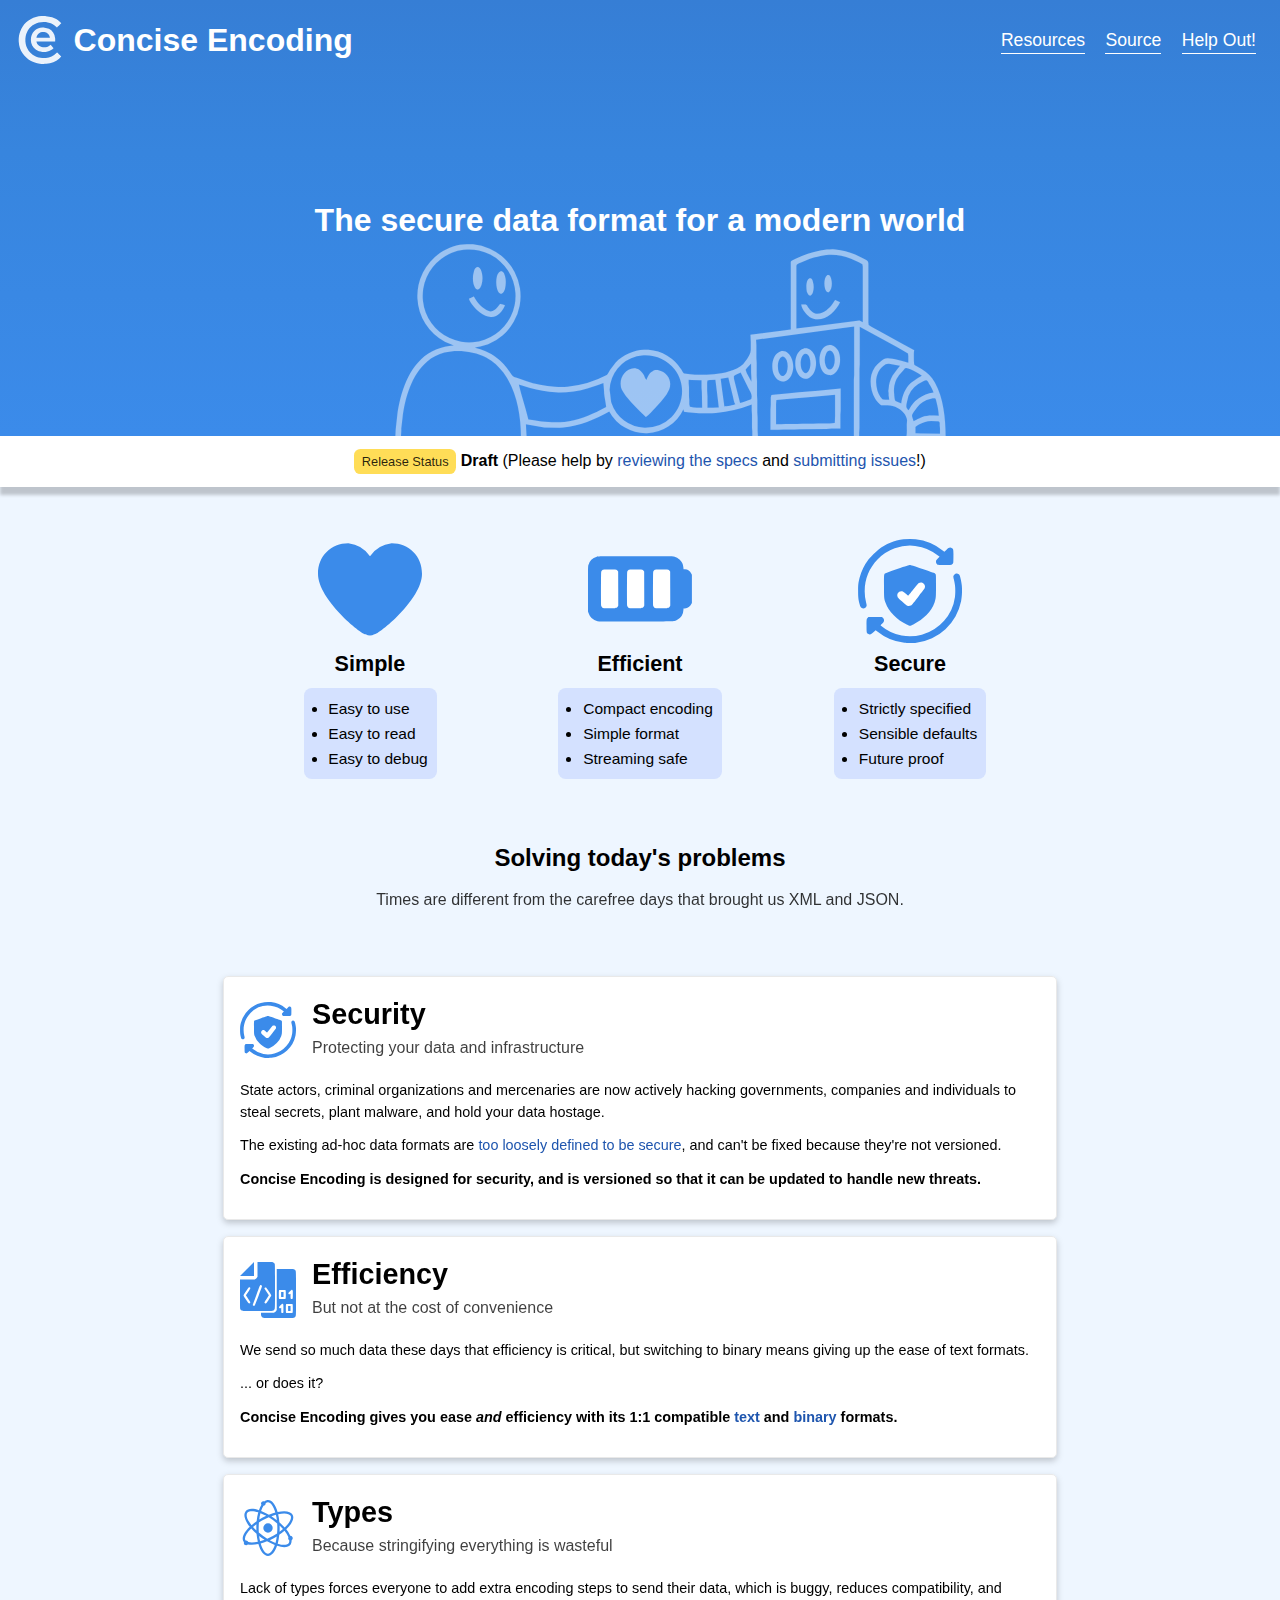
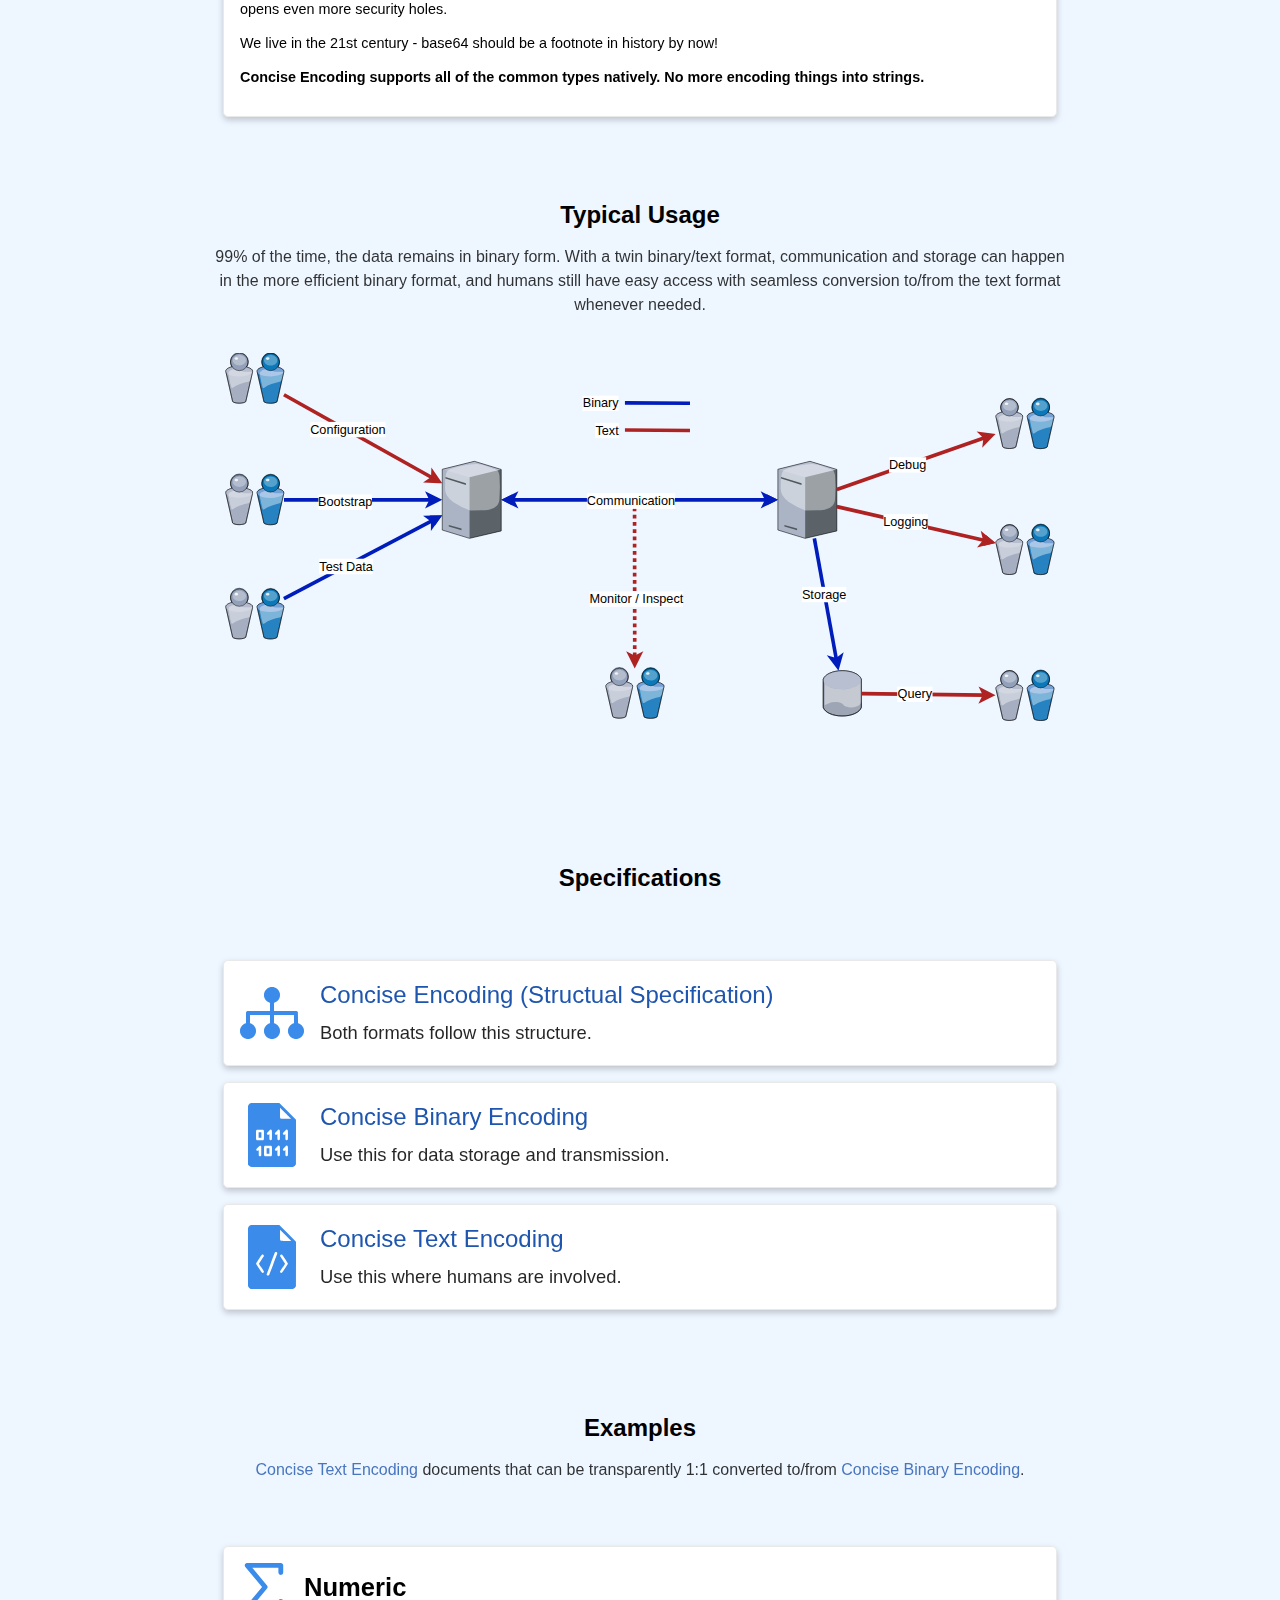
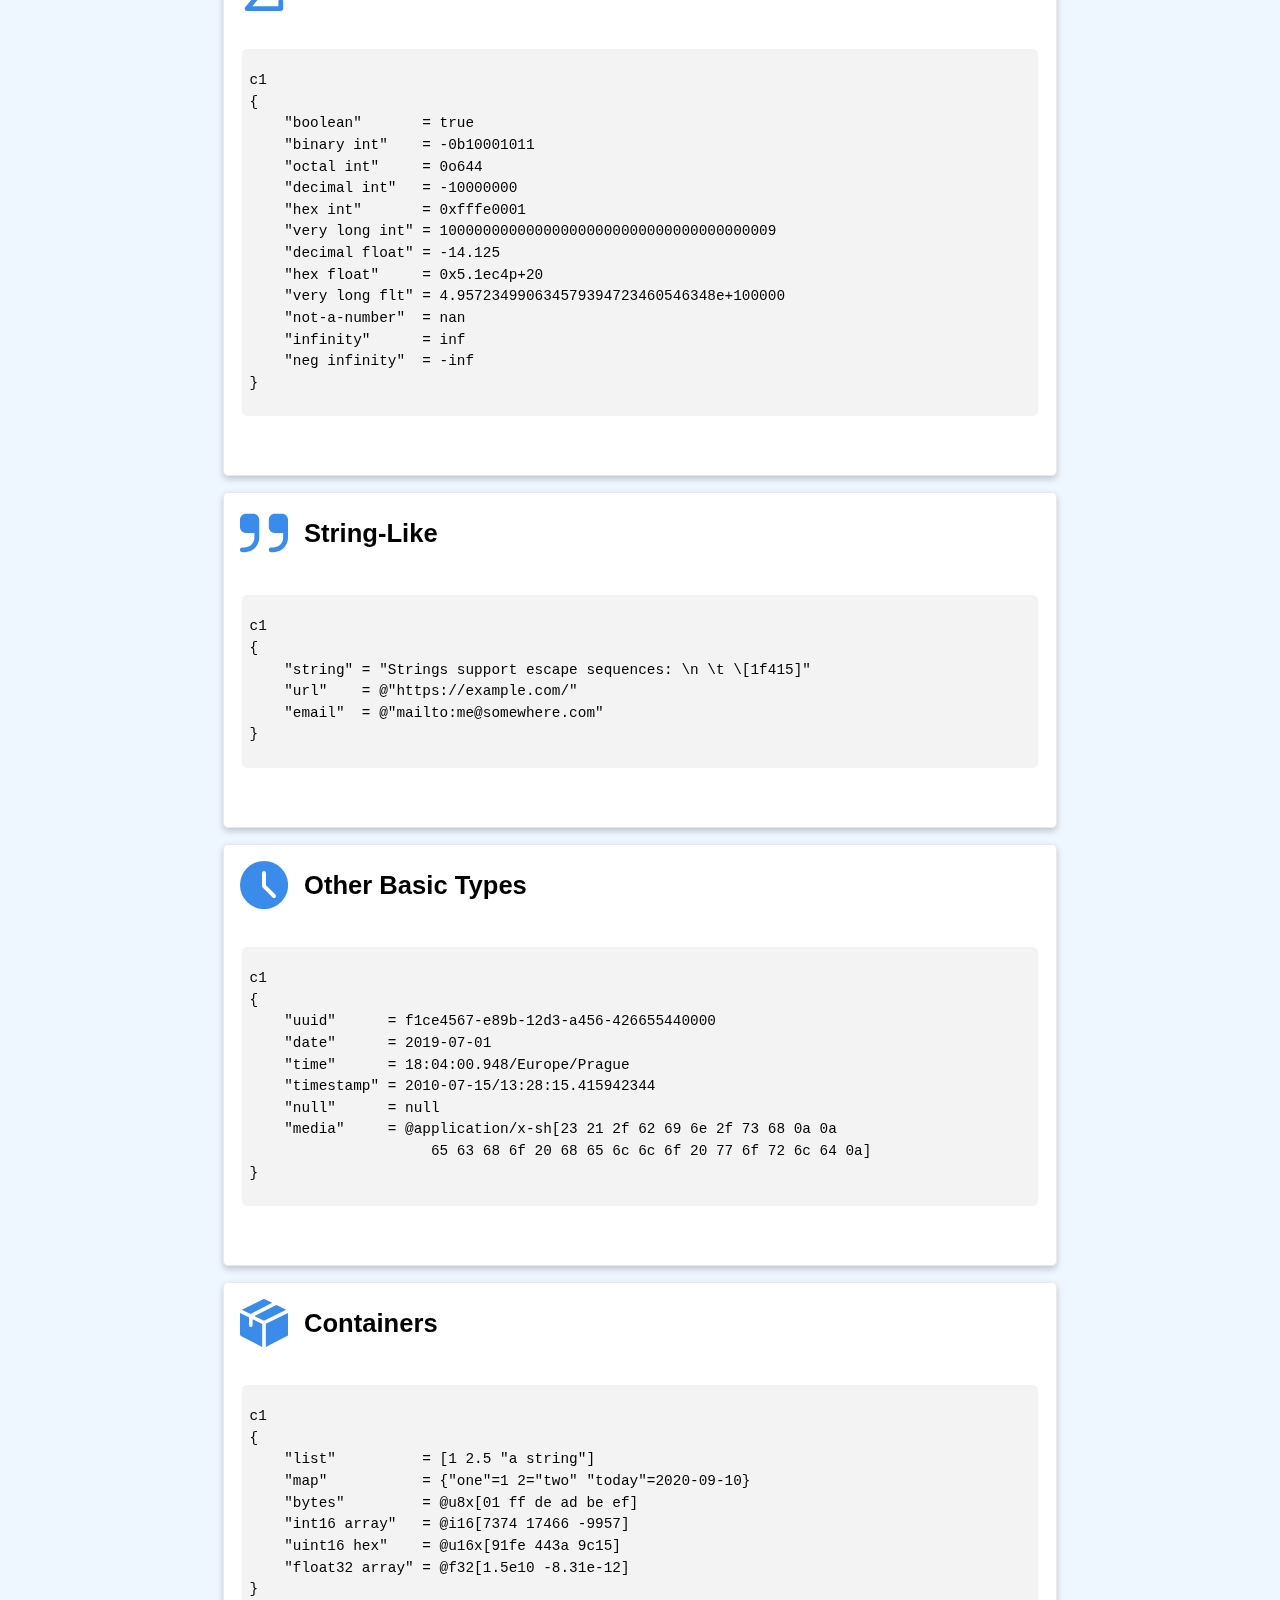
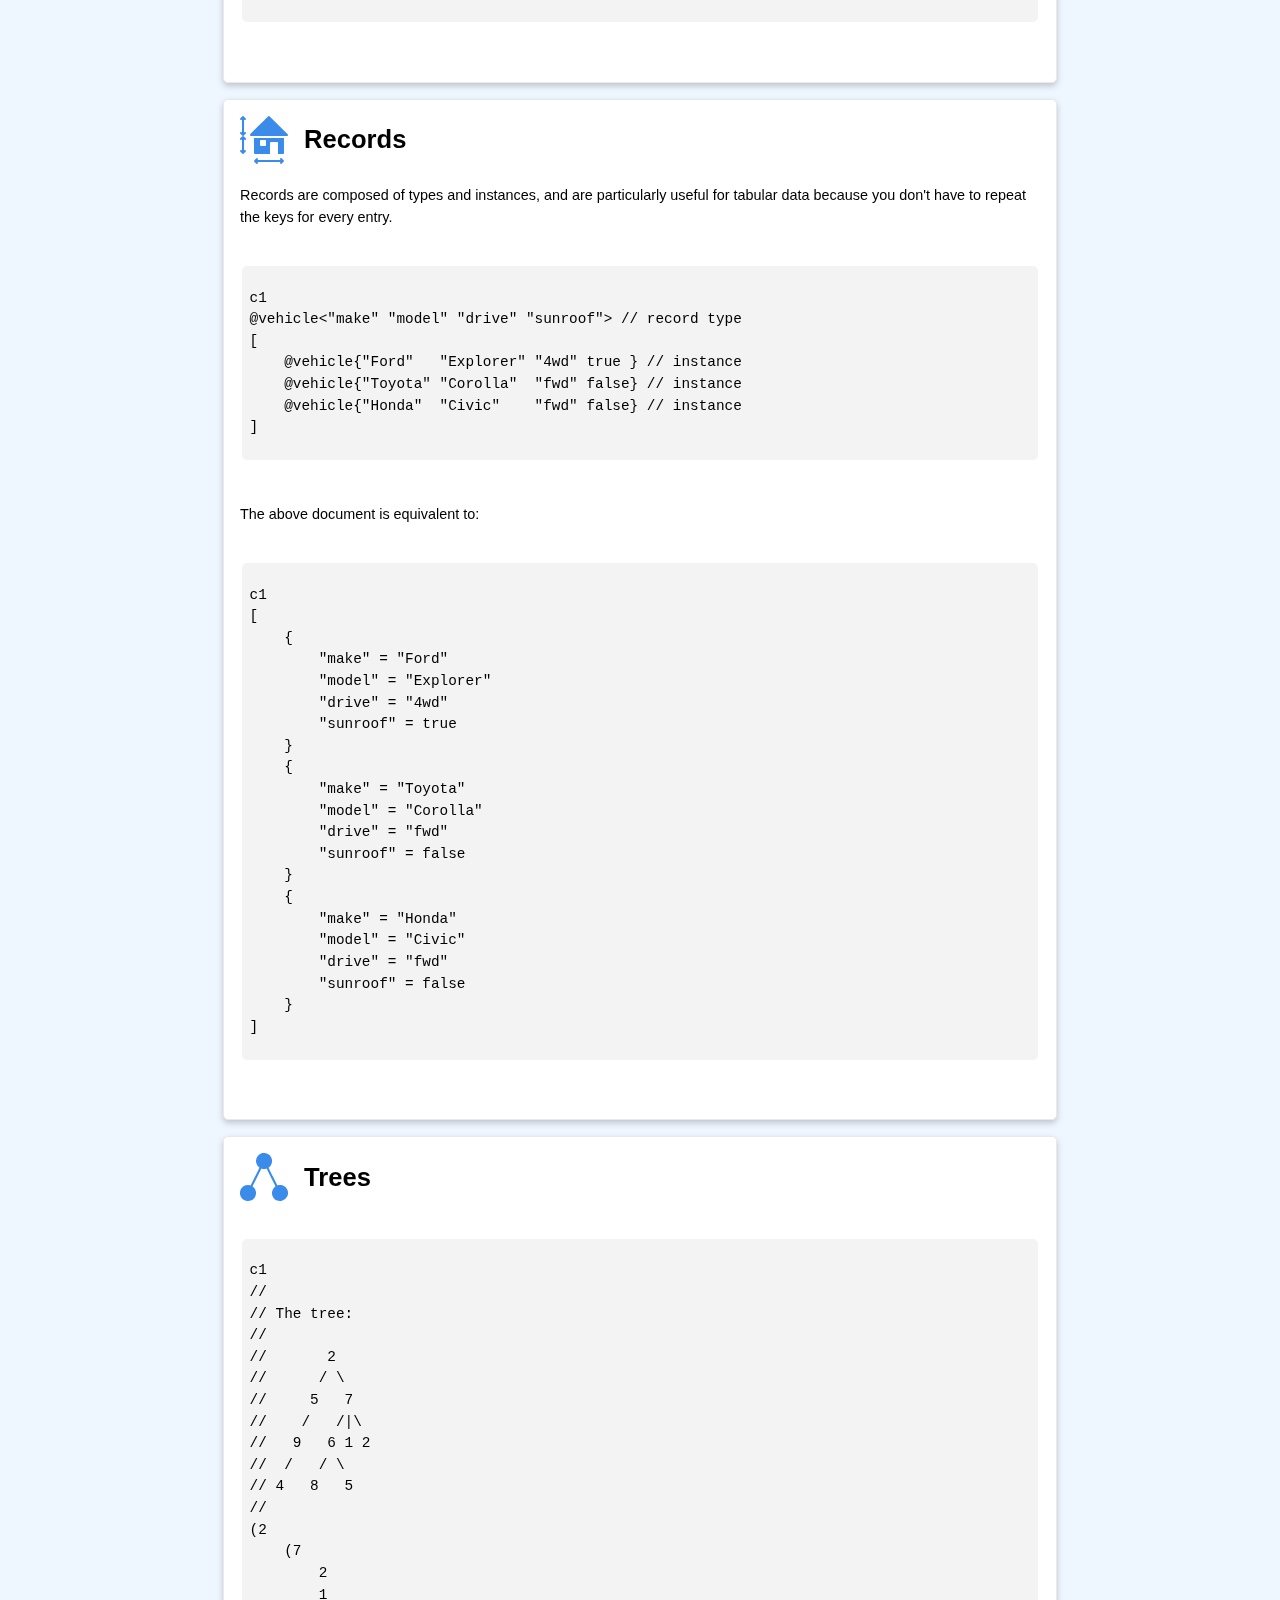
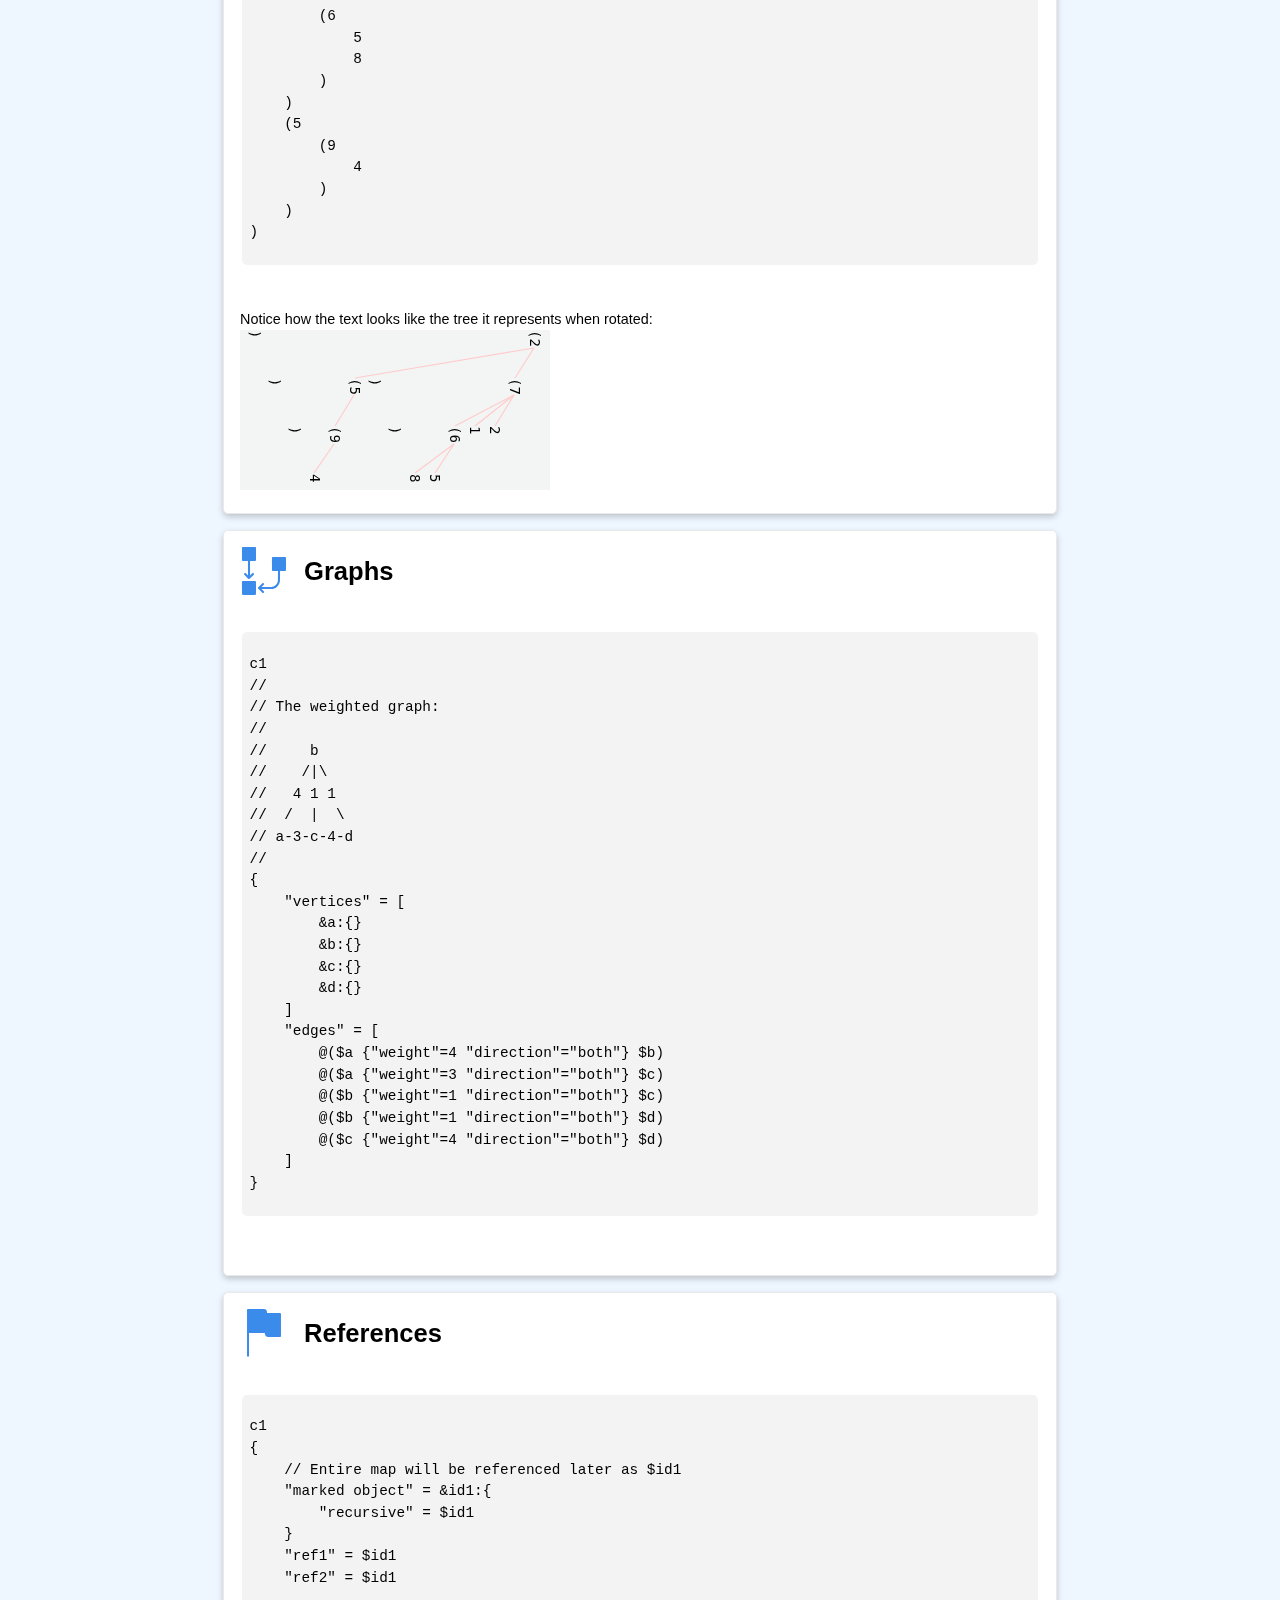
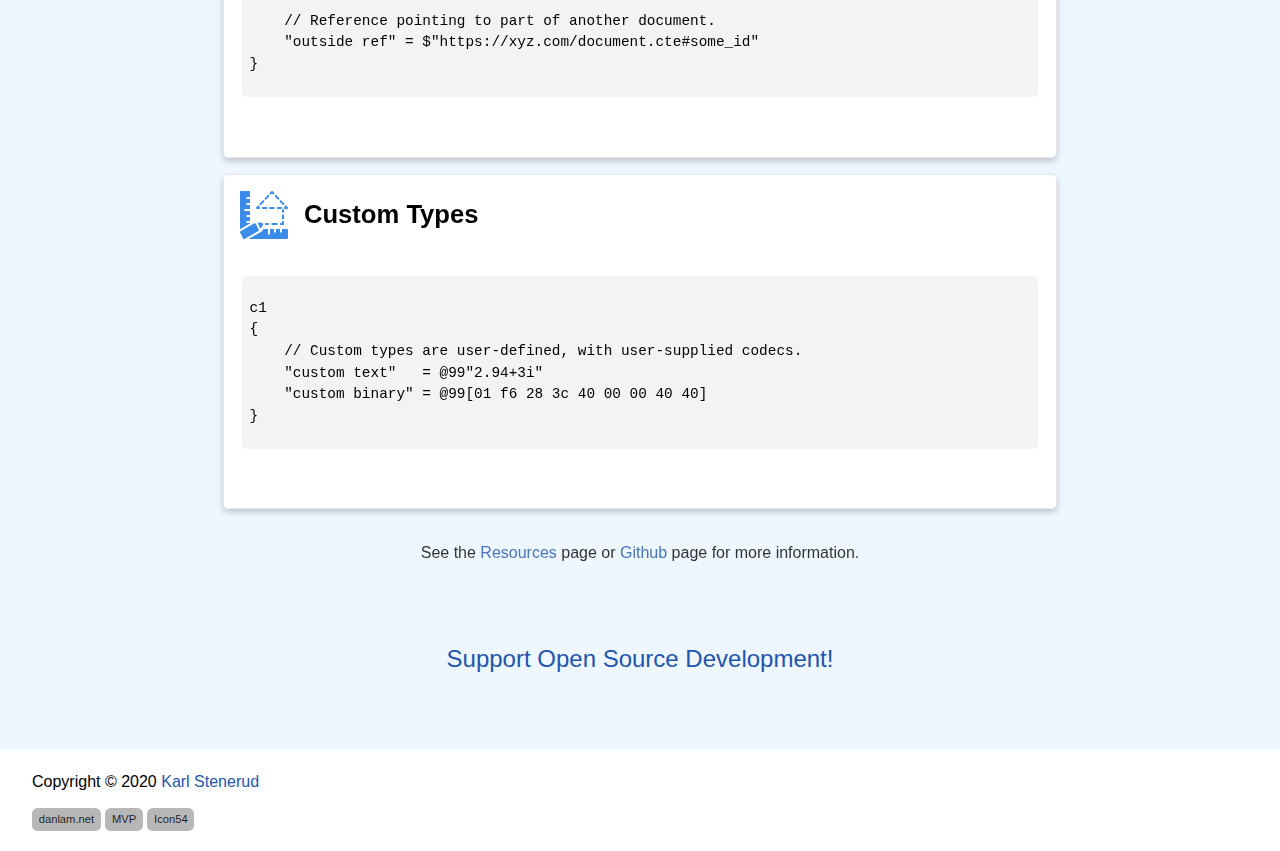
<file: index.html>
<!DOCTYPE html>
<html lang="en">

<head>
    <link rel="icon" href="favicon.svg">
    <link rel="stylesheet" href="./main.css">

    <meta charset="utf-8">
    <meta name="viewport" content="width=device-width, initial-scale=1.0">

    <meta name=keywords content="data-format,data-communications,encoding">
    <meta name=description content="The secure data format for a modern world">

    <meta itemprop=name content="Concise Encoding">
    <meta itemprop=description content="The secure data format for a modern world">
    <meta itemprop=image content="https://concise-encoding.org/img/social-card.png">
    <meta itemprop=keywords content="data-format,data-communications,encoding">

    <meta property="og:title" content="Concise Encoding">
    <meta property="og:description" content="The secure data format for a modern world">
    <meta property="og:type" content="website">
    <meta property="og:url" content="https://www.technicalsourcery.net/">
    <meta property="og:image" content="https://concise-encoding.org/img/social-card.png">

    <meta name=twitter:card content="summary_large_image">
    <meta name=twitter:image content="https://concise-encoding.org/img/social-card.png">
    <meta name=twitter:title content="Concise Encoding">
    <meta name=twitter:description content="The secure data format for a modern world">

    <title>Concise Encoding</title>
</head>

<body>
    <header>
        <div>
            <nav>
            <a class="title-container" href="index.html">
                <img id="logo" class="title-logo" alt="Logo" src="img/ce-logo.svg">
                <span class="title-text">Concise Encoding</span>
            </a>
            <ul>
                <li><a class="nav-link" href="resources.html">Resources</a></li>
                <li><a class="nav-link" href="https://github.com/kstenerud/concise-encoding">Source</a></li>
                <li><a class="nav-link" href="support-ce.html">Help Out!</a></li>
            </ul>
        </nav>
        </div>
        <br>
        <p class="title-subtitle">The secure data format for a modern world</p>
        <div class="title-bgimage">
    </header>
    <section class="updates-container">
        <div>
            <span class="badge-warning">Release Status</span> <span class="release-number">Draft</span> (Please help by <a href="https://github.com/kstenerud/concise-encoding">reviewing the specs</a> and <a href="https://github.com/kstenerud/concise-encoding/issues">submitting issues</a>!)
        </div>
    </section>

    <main>
        <section>
            <aside>
                <img class="card-image" src="img/heart.svg">
                <h3>Simple</h3>
                <ul class="card-list">
                    <li class="card-list-item">Easy to use</li>
                    <li class="card-list-item">Easy to read</li>
                    <li class="card-list-item">Easy to debug</li>
                </ul>
            </aside>
            <aside>
                <img class="card-image" src="img/battery.svg">
                <h3>Efficient</h3>
                <ul class="card-list">
                    <li class="card-list-item">Compact encoding</li>
                    <li class="card-list-item">Simple format</li>
                    <li class="card-list-item">Streaming safe</li>
                </ul>
            </aside>
            <aside>
                <img class="card-image" src="img/security.svg">
                <h3>Secure</h3>
                <ul class="card-list">
                    <li class="card-list-item">Strictly specified</li>
                    <li class="card-list-item">Sensible defaults</li>
                    <li class="card-list-item">Future proof</li>
                </ul>
            </aside>
        </section>

        <div class="blurb">
            <h2>Solving today's problems</h2>
            <p class="blurb-text">Times are different from the carefree days that brought us XML and JSON.</p>
        </div>

        <article>
            <div class="horiz">
                <img class="point-icon" src="img/security.svg">
                <div class="vert">
                    <div>
                        <h1>Security</h1>
                        <h3>Protecting your data and infrastructure</h3>
                    </div>
                </div>
            </div>
            <p>State actors, criminal organizations and mercenaries are now actively hacking governments, companies and individuals to steal secrets, plant malware, and hold your data hostage.</p>
            <p>The existing ad-hoc data formats are <a href="https://github.com/kstenerud/concise-encoding/blob/master/ce-structure.md#attack-vectors">too loosely defined to be secure</a>, and can't be fixed because they're not versioned.</p>
            <p><strong>Concise Encoding is designed for security, and is versioned so that it can be updated to handle new threats.</strong></p>
        </article>

        <article>
            <div class="horiz">
                <img class="point-icon" src="img/twin.svg">
                <div class="vert">
                    <div>
                        <h1>Efficiency</h1>
                        <h3>But not at the cost of convenience</h3>
                    </div>
                </div>
            </div>
            <p>We send so much data these days that efficiency is critical, but switching to binary means giving up the ease of text formats.</p>
            <p>... or does it?</p>
            <p><strong>Concise Encoding gives you ease <em>and</em> efficiency with its 1:1 compatible <a href="https://github.com/kstenerud/concise-encoding/blob/master/cte-specification.md">text</a> and <a href="https://github.com/kstenerud/concise-encoding/blob/master/cbe-specification.md">binary</a> formats.</strong></p>
        </article>

        <article>
            <div class="horiz">
                <img class="point-icon" src="img/atom.svg">
                <div class="vert">
                    <div>
                        <h1>Types</h1>
                        <h3>Because stringifying everything is wasteful</h3>
                    </div>
                </div>
            </div>
            <p>Lack of types forces everyone to add extra encoding steps to send their data, which is buggy, reduces compatibility, and opens even more security holes.</a></p>
            <p>We live in the 21st century - base64 should be a footnote in history by now!</p>
            <p><strong>Concise Encoding supports all of the common types natively. No more encoding things into strings.</strong></p>
        </article>

        <br/><br/>
        <div class="blurb">
            <h2>Typical Usage</h2>
            <p class="blurb-text">99% of the time, the data remains in binary form. With a twin binary/text format, communication and storage can happen in the more efficient binary format, and humans still have easy access with seamless conversion to/from the text format whenever needed.</p>
            <br/>
            <img src="img/dataflow.svg" width="96%">
        </div>

        <div class="blurb extra-space">
            <h2>Specifications</h2>
        </div>

        <article>
            <div class="resource">
                <a href="https://github.com/kstenerud/concise-encoding/blob/master/ce-structure.md"><img class="resource-img" src="img/structure.svg" alt="Structure"></a>
                <div class="resource-desc" style="display: block;">
                  <a href="https://github.com/kstenerud/concise-encoding/blob/master/ce-structure.md">Concise Encoding (Structual Specification)</a>
                  <br>
                  <span>Both formats follow this structure.</span>
                </div>
            </div>
        </article>

        <article>
            <div class="resource">
                <a href="https://github.com/kstenerud/concise-encoding/blob/master/cbe-specification.md"><img class="resource-img" src="img/binary-doc.svg" alt="Binary"></a>
                <div class="resource-desc" style="display: block;">
                  <a href="https://github.com/kstenerud/concise-encoding/blob/master/cbe-specification.md">Concise Binary Encoding</a>
                  <br>
                  <span>Use this for data storage and transmission.</span>
                </div>
            </div>
        </article>

        <article>
            <div class="resource">
                <a href="https://github.com/kstenerud/concise-encoding/blob/master/cte-specification.md"><img class="resource-img" src="img/text-doc.svg" alt="Text"></a>
                <div class="resource-desc" style="display: block;">
                  <a href="https://github.com/kstenerud/concise-encoding/blob/master/cte-specification.md">Concise Text Encoding</a>
                  <br>
                  <span>Use this where humans are involved.</span>
                </div>
            </div>
        </article>

        <div class="blurb extra-space">
            <h2>Examples</h2>
            <p class="blurb-text"><a href="https://github.com/kstenerud/concise-encoding/blob/master/cte-specification.md">Concise Text Encoding</a> documents that can be transparently 1:1 converted to/from <a href="https://github.com/kstenerud/concise-encoding/blob/master/cbe-specification.md">Concise Binary Encoding</a>.</p>
        </div>

        <article id="numeric_types">
            <div class="horiz">
                <img class="example-icon" src="img/sigma.svg">
                <div class="vert">
                    <h2>Numeric</h2>
                </div>
            </div>
            <pre>
                <code>
c1
{
    "boolean"       = true
    "binary int"    = -0b10001011
    "octal int"     = 0o644
    "decimal int"   = -10000000
    "hex int"       = 0xfffe0001
    "very long int" = 100000000000000000000000000000000000009
    "decimal float" = -14.125
    "hex float"     = 0x5.1ec4p+20
    "very long flt" = 4.957234990634579394723460546348e+100000
    "not-a-number"  = nan
    "infinity"      = inf
    "neg infinity"  = -inf
}
                </code>
            </pre>
        </article>

        <article id="string_types">
            <div class="horiz">
                <img class="example-icon" src="img/quote.svg">
                <div class="vert">
                    <h2>String-Like</h2>
                </div>
            </div>
            <pre>
                <code>
c1
{
    "string" = "Strings support escape sequences: \n \t \[1f415]"
    "url"    = @"https://example.com/"
    "email"  = @"mailto:me@somewhere.com"
}
                </code>
            </pre>
        </article>

        <article id="other_types">
            <div class="horiz">
                <img class="example-icon" src="img/clock.svg">
                    <h2>Other Basic Types</h2>
            </div>
            <pre>
                <code>
c1
{
    "uuid"      = f1ce4567-e89b-12d3-a456-426655440000
    "date"      = 2019-07-01
    "time"      = 18:04:00.948/Europe/Prague
    "timestamp" = 2010-07-15/13:28:15.415942344
    "null"      = null
    "media"     = @application/x-sh[23 21 2f 62 69 6e 2f 73 68 0a 0a
                     65 63 68 6f 20 68 65 6c 6c 6f 20 77 6f 72 6c 64 0a]
}
                </code>
            </pre>
        </article>

        <article id="containers">
            <div class="horiz">
                <img class="example-icon" src="img/container.svg">
                <div class="vert">
                    <h2>Containers</h2>
                </div>
            </div>
            <pre>
                <code>
c1
{
    "list"          = [1 2.5 "a string"]
    "map"           = {"one"=1 2="two" "today"=2020-09-10}
    "bytes"         = @u8x[01 ff de ad be ef]
    "int16 array"   = @i16[7374 17466 -9957]
    "uint16 hex"    = @u16x[91fe 443a 9c15]
    "float32 array" = @f32[1.5e10 -8.31e-12]
}
                </code>
            </pre>
        </article>

        <article id="records">
            <div class="horiz">
                <img class="example-icon" src="img/blueprint.svg">
                <div class="vert">
                    <h2>Records</h2>
                </div>
            </div>
            <br/>
            Records are composed of types and instances, and are particularly useful for tabular data because you don't have to repeat the keys for every entry.
            <pre>
                <code>
c1
@vehicle&lt;"make" "model" "drive" "sunroof"&gt; // record type
[
    @vehicle{"Ford"   "Explorer" "4wd" true } // instance
    @vehicle{"Toyota" "Corolla"  "fwd" false} // instance
    @vehicle{"Honda"  "Civic"    "fwd" false} // instance
]
                </code>
            </pre>
            The above document is equivalent to:
            <pre>
                <code>
c1
[
    {
        "make" = "Ford"
        "model" = "Explorer"
        "drive" = "4wd"
        "sunroof" = true
    }
    {
        "make" = "Toyota"
        "model" = "Corolla"
        "drive" = "fwd"
        "sunroof" = false
    }
    {
        "make" = "Honda"
        "model" = "Civic"
        "drive" = "fwd"
        "sunroof" = false
    }
]
                </code>
            </pre>
        </article>

        <article id="nodes">
            <div class="horiz">
                <img class="example-icon" src="img/tree.svg">
                <div class="vert">
                    <h2>Trees</h2>
                </div>
            </div>
            <pre>
                <code>
c1
//
// The tree:
//
//       2
//      / \
//     5   7
//    /   /|\
//   9   6 1 2
//  /   / \
// 4   8   5
//
(2
    (7
        2
        1
        (6
            5
            8
        )
    )
    (5
        (9
            4
        )
    )
)
                </code>
            </pre>
            Notice how the text looks like the tree it represents when rotated:
            <br/>
            <img src="img/tree-rotated.svg">
        </article>

        <article id="edges">
            <div class="horiz">
                <img class="example-icon" src="img/graph.svg">
                <div class="vert">
                    <h2>Graphs</h2>
                </div>
            </div>
            <pre>
                <code>
c1
//
// The weighted graph:
//
//     b
//    /|\
//   4 1 1
//  /  |  \
// a-3-c-4-d
//
{
    "vertices" = [
        &ampa:{}
        &ampb:{}
        &ampc:{}
        &ampd:{}
    ]
    "edges" = [
        @($a {"weight"=4 "direction"="both"} $b)
        @($a {"weight"=3 "direction"="both"} $c)
        @($b {"weight"=1 "direction"="both"} $c)
        @($b {"weight"=1 "direction"="both"} $d)
        @($c {"weight"=4 "direction"="both"} $d)
    ]
}
                </code>
            </pre>
        </article>

        <article id="references">
            <div class="horiz">
                <img class="example-icon" src="img/flag.svg">
                <div class="vert">
                    <h2>References</h2>
                </div>
            </div>
            <pre>
                <code>
c1
{
    // Entire map will be referenced later as $id1
    "marked object" = &id1:{
        "recursive" = $id1
    }
    "ref1" = $id1
    "ref2" = $id1

    // Reference pointing to part of another document.
    "outside ref" = $"https://xyz.com/document.cte#some_id"
}
                </code>
            </pre>
        </article>

        <article id="custom_types">
            <div class="horiz">
                <img class="example-icon" src="img/custom.svg">
                <div class="vert">
                    <h2>Custom Types</h2>
                </div>
            </div>
            <pre>
                <code>
c1
{
    // Custom types are user-defined, with user-supplied codecs.
    "custom text"   = @99"2.94+3i"
    "custom binary" = @99[01 f6 28 3c 40 00 00 40 40]
}
                </code>
            </pre>
        </article>

        <div class="blurb">
            <p class="blurb-text">See the <a href="resources.html">Resources</a> page or <a href="https://github.com/kstenerud/concise-encoding">Github</a> page for more information.</p>
        </div>

        <section class="big-text">
            <p><a href="support-ce.html">Support Open Source Development!</a></p>
        </section>

    </main>

    <footer>
        <p class="copyright">Copyright &copy; 2020 <a href="https://github.com/kstenerud">Karl Stenerud</a></p>
        <p>
            <a class="badge-shoutout" href="https://danlam.net/">danlam.net</a>
            <a class="badge-shoutout" href="https://github.com/andybrewer/mvp/">MVP</a>
            <a class="badge-shoutout" href="https://icon54.com/">Icon54</a>
        </p>
    </footer>
</body>

</html>
</file>
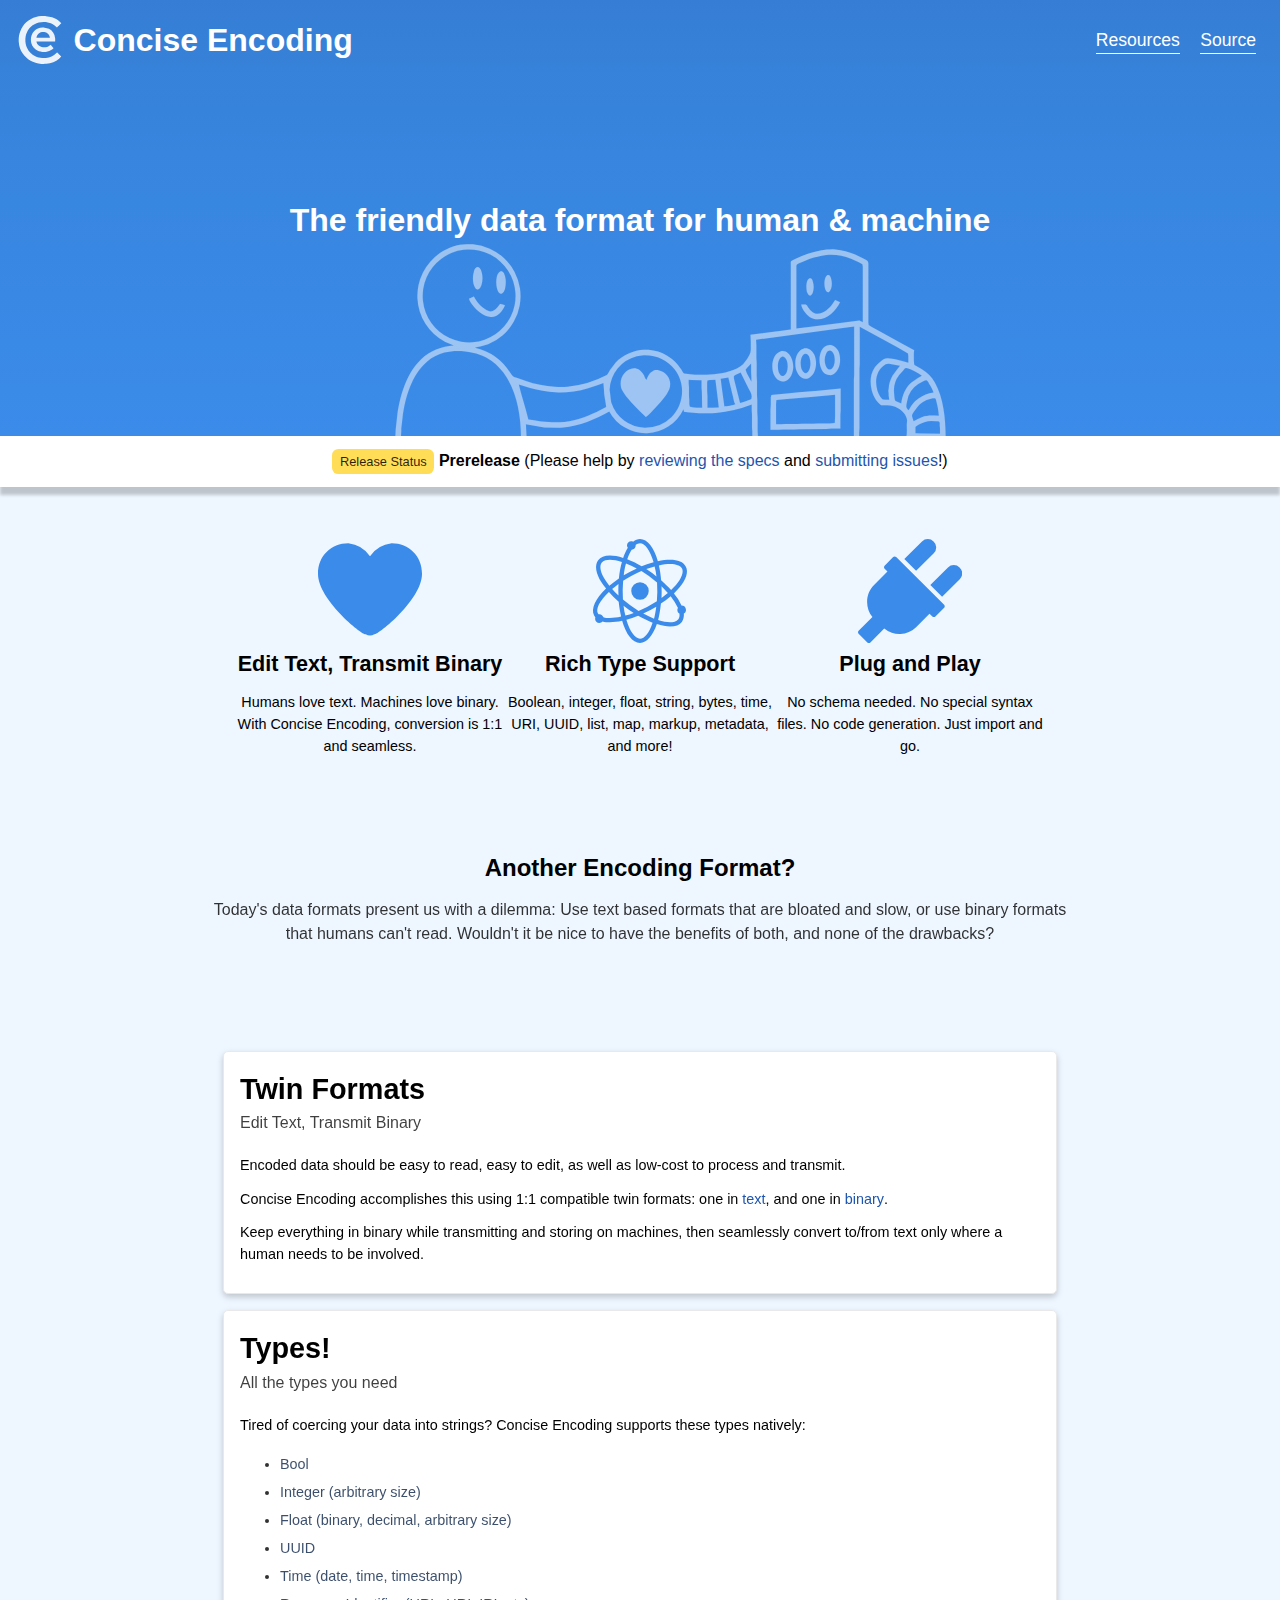
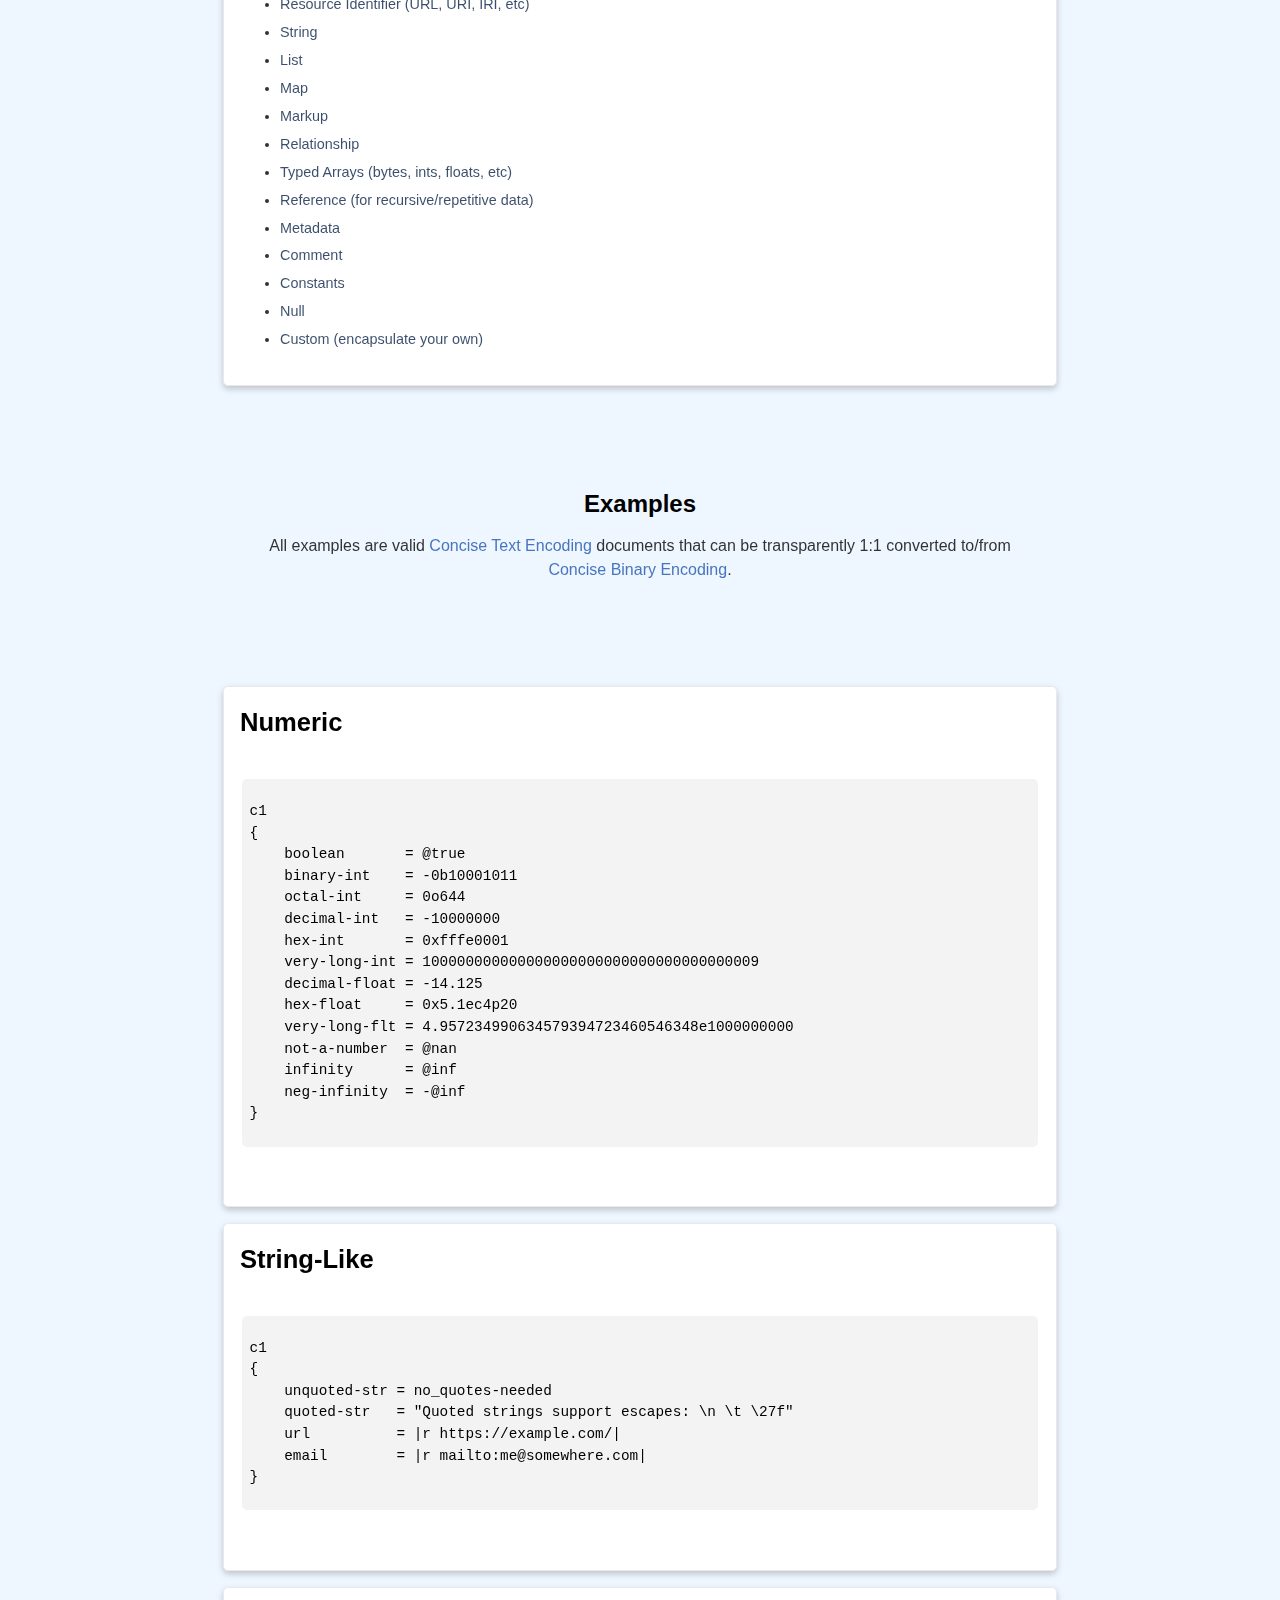
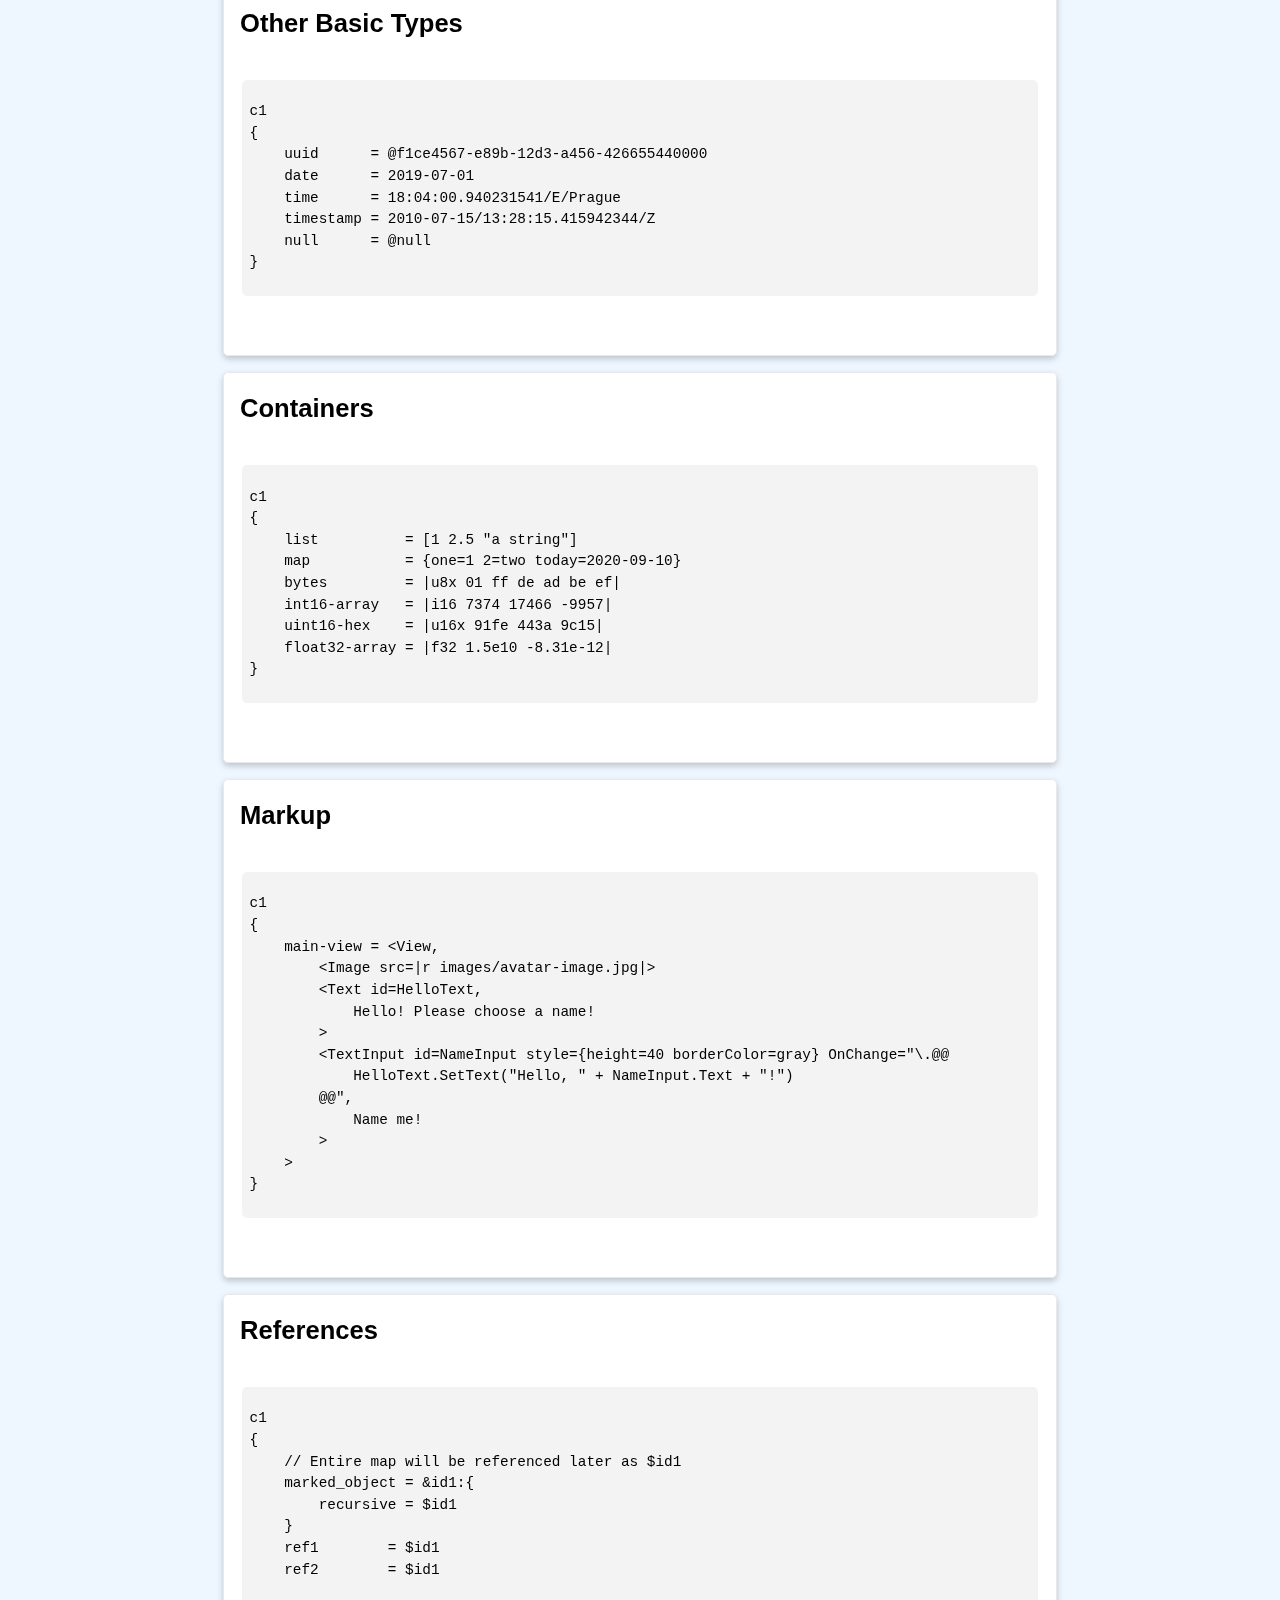
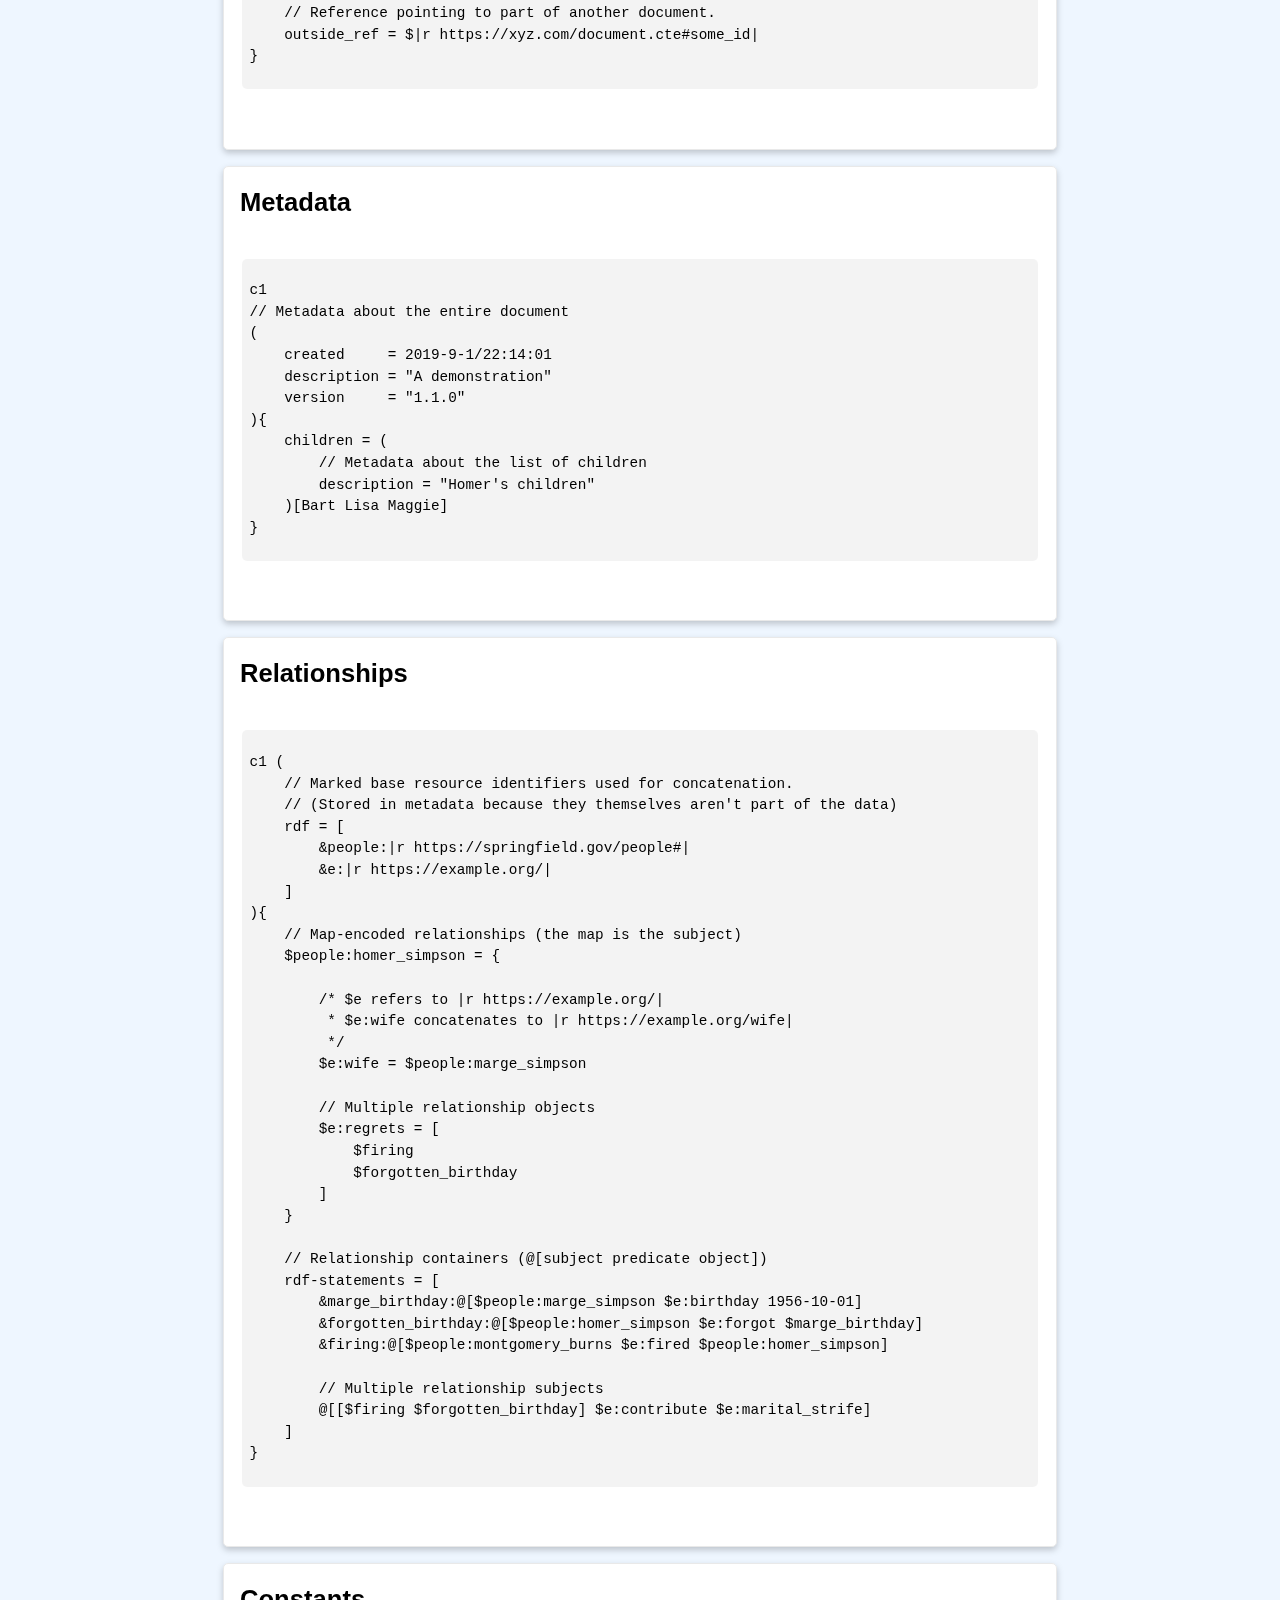
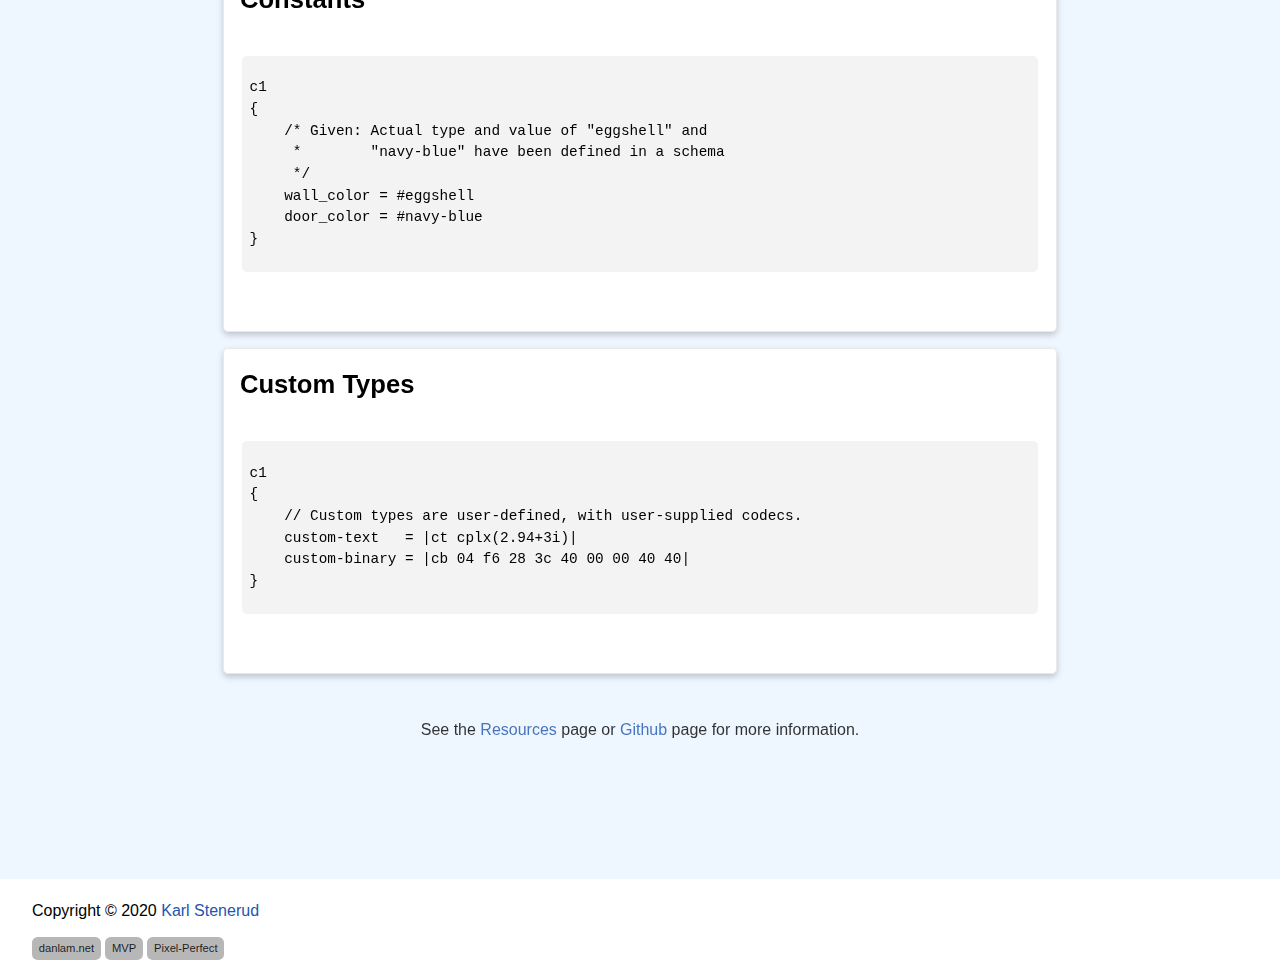
<file: ce/index.html>
<!DOCTYPE html>
<html lang="en">

<head>
    <link rel="icon" href="favicon.svg">
    <link rel="stylesheet" href="../main.css">

    <meta charset="utf-8">
    <meta name="description" content="The friendly data format for human and machine. Think JSON, but with 1:1 compatible twin binary and text formats, and rich type support.">
    <meta name="viewport" content="width=device-width, initial-scale=1.0">

    <title>Concise Encoding</title>
</head>

<body>
    <header>
        <div>
            <nav>
            <a class="title-container" href="index.html">
                <img class="title-logo" alt="Logo" src="../img/ce-logo.svg">
                <span class="title-text">Concise Encoding</span>
            </a>
            <ul>
                <li><a class="nav-link" href="../resources.html">Resources</a></li>
                <li><a class="nav-link" href="https://github.com/kstenerud/concise-encoding">Source</a></li>
            </ul>
        </nav>
        </div>
        <br>
        <p class="title-subtitle">The friendly data format for human &amp; machine</p>
        <div class="title-bgimage">
    </header>
    <section class="updates-container">
        <div>
            <span class="badge-warning">Release Status</span> <span class="release-number">Prerelease</span> (Please help by <a href="https://github.com/kstenerud/concise-encoding">reviewing the specs</a> and <a href="https://github.com/kstenerud/concise-encoding/issues">submitting issues</a>!)
        </div>
    </section>

    <main>
        <section>
            <aside>
                <img class="card-image" src="../img/heart.svg">
                <h3>Edit Text, Transmit Binary</h3>
                <p>Humans love text. Machines love binary. With Concise Encoding, conversion is 1:1 and seamless.</p>
            </aside>
            <aside>
                <img class="card-image" src="../img/atom.svg">
                <h3>Rich Type Support</h3>
                <p>Boolean, integer, float, string, bytes, time, URI, UUID, list, map, markup, metadata, and more!</p>
            </aside>
            <aside>
                <img class="card-image" src="../img/plug.svg">
                <h3>Plug and Play</h3>
                <p>No schema needed. No special syntax files. No code generation. Just import and go.</p>
            </aside>
        </section>

        <section class="blurb">
            <h2>Another Encoding Format?</h2>
            <p class="blurb-text">Today's data formats present us with a dilemma: Use text based formats that are bloated and slow, or use binary formats that humans can't read. Wouldn't it be nice to have the benefits of both, and none of the drawbacks?</p>
        </section>

        <article>
            <div class="horiz">
                <div class="vert">
                    <div>
                        <h1>Twin Formats</h1>
                        <h3>Edit Text, Transmit Binary</h3>
                    </div>
                </div>
            </div>
            <p>Encoded data should be easy to read, easy to edit, as well as low-cost to process and transmit.<p>
            <p>Concise Encoding accomplishes this using 1:1 compatible twin formats: one in <a href="https://github.com/kstenerud/concise-encoding/blob/master/cte-specification.md">text</a>, and one in <a href="https://github.com/kstenerud/concise-encoding/blob/master/cbe-specification.md">binary</a>.</p>
            <p>Keep everything in binary while transmitting and storing on machines, then seamlessly convert to/from text only where a human needs to be involved.</p>
        </article>

        <article>
            <div class="horiz">
                <div class="vert">
                    <div>
                        <h1>Types!</h1>
                        <h3>All the types you need</h3>
                    </div>
                </div>
            </div>
            <p>Tired of coercing your data into strings? Concise Encoding supports these types natively:</p>
            <ul>
                <li><a class="type-link" href="#numeric_types">Bool</a></li>
                <li><a class="type-link" href="#numeric_types">Integer (arbitrary size)</a></li>
                <li><a class="type-link" href="#numeric_types">Float (binary, decimal, arbitrary size)</a></li>
                <li><a class="type-link" href="#other_types">UUID</a></li>
                <li><a class="type-link" href="#other_types">Time (date, time, timestamp)</a></li>
                <li><a class="type-link" href="#string_types">Resource Identifier (URL, URI, IRI, etc)</a></li>
                <li><a class="type-link" href="#string_types">String</a></li>
                <li><a class="type-link" href="#containers">List</a></li>
                <li><a class="type-link" href="#containers">Map</a></li>
                <li><a class="type-link" href="#containers">Markup</a></li>
                <li><a class="type-link" href="#relationships">Relationship</a></li>
                <li><a class="type-link" href="#containers">Typed Arrays (bytes, ints, floats, etc)</a></li>
                <li><a class="type-link" href="#references">Reference (for recursive/repetitive data)</a></li>
                <li><a class="type-link" href="#metadata">Metadata</a></li>
                <li><a class="type-link" href="#relationships">Comment</a></li>
                <li><a class="type-link" href="#constants">Constants</a></li>
                <li><a class="type-link" href="#other_types">Null</a></li>
                <li><a class="type-link" href="#custom_types">Custom (encapsulate your own)</a></li>
            </ul>
        </article>

        <section class="blurb extra-space">
            <h2>Examples</h2>
            <p class="blurb-text">All examples are valid <a href="https://github.com/kstenerud/concise-encoding/blob/master/cte-specification.md">Concise Text Encoding</a> documents that can be transparently 1:1 converted to/from <a href="https://github.com/kstenerud/concise-encoding/blob/master/cbe-specification.md">Concise Binary Encoding</a>.</p>
        </section>

        <article id="numeric_types">
            <div class="horiz">
                <div class="vert">
                    <h2>Numeric</h2>
                </div>
            </div>
            <pre>
                <code>
c1
{
    boolean       = @true
    binary-int    = -0b10001011
    octal-int     = 0o644
    decimal-int   = -10000000
    hex-int       = 0xfffe0001
    very-long-int = 100000000000000000000000000000000000009
    decimal-float = -14.125
    hex-float     = 0x5.1ec4p20
    very-long-flt = 4.957234990634579394723460546348e1000000000
    not-a-number  = @nan
    infinity      = @inf
    neg-infinity  = -@inf
}
                </code>
            </pre>
        </article>

        <article id="string_types">
            <div class="horiz">
                <div class="vert">
                    <h2>String-Like</h2>
                </div>
            </div>
            <pre>
                <code>
c1
{
    unquoted-str = no_quotes-needed
    quoted-str   = "Quoted strings support escapes: \n \t \27f"
    url          = |r https://example.com/|
    email        = |r mailto:me@somewhere.com|
}
                </code>
            </pre>
        </article>

        <article id="other_types">
            <div class="horiz">
                    <h2>Other Basic Types</h2>
            </div>
            <pre>
                <code>
c1
{
    uuid      = @f1ce4567-e89b-12d3-a456-426655440000
    date      = 2019-07-01
    time      = 18:04:00.940231541/E/Prague
    timestamp = 2010-07-15/13:28:15.415942344/Z
    null      = @null
}
                </code>
            </pre>
        </article>

        <article id="containers">
            <div class="horiz">
                <div class="vert">
                    <h2>Containers</h2>
                </div>
            </div>
            <pre>
                <code>
c1
{
    list          = [1 2.5 "a string"]
    map           = {one=1 2=two today=2020-09-10}
    bytes         = |u8x 01 ff de ad be ef|
    int16-array   = |i16 7374 17466 -9957|
    uint16-hex    = |u16x 91fe 443a 9c15|
    float32-array = |f32 1.5e10 -8.31e-12|
}
                </code>
            </pre>
        </article>

        <article id="markup">
            <div class="horiz">
                <div class="vert">
                    <h2>Markup</h2>
                </div>
            </div>
            <pre>
                <code>
c1
{
    main-view = &lt;View,
        &lt;Image src=|r images/avatar-image.jpg|&gt;
        &lt;Text id=HelloText,
            Hello! Please choose a name!
        &gt;
        &lt;TextInput id=NameInput style={height=40 borderColor=gray} OnChange="\.@@
            HelloText.SetText("Hello, " + NameInput.Text + "!")
        @@",
            Name me!
        &gt;
    &gt;
}
                </code>
            </pre>
        </article>

        <article id="references">
            <div class="horiz">
                <div class="vert">
                    <h2>References</h2>
                </div>
            </div>
            <pre>
                <code>
c1
{
    // Entire map will be referenced later as $id1
    marked_object = &id1:{
        recursive = $id1
    }
    ref1        = $id1
    ref2        = $id1

    // Reference pointing to part of another document.
    outside_ref = $|r https://xyz.com/document.cte#some_id|
}
                </code>
            </pre>
        </article>

        <article id="metadata">
            <div class="horiz">
                <div class="vert">
                    <h2>Metadata</h2>
                </div>
            </div>
            <pre>
                <code>
c1
// Metadata about the entire document
(
    created     = 2019-9-1/22:14:01
    description = "A demonstration"
    version     = "1.1.0"
){
    children = (
        // Metadata about the list of children
        description = "Homer's children"
    )[Bart Lisa Maggie]
}
                </code>
            </pre>
        </article>

        <article id="relationships">
            <div class="horiz">
                <div class="vert">
                    <h2>Relationships</h2>
                </div>
            </div>
            <pre>
                <code>
c1 (
    // Marked base resource identifiers used for concatenation.
    // (Stored in metadata because they themselves aren't part of the data)
    rdf = [
        &people:|r https://springfield.gov/people#|
        &e:|r https://example.org/|
    ]
){
    // Map-encoded relationships (the map is the subject)
    $people:homer_simpson = {

        /* $e refers to |r https://example.org/|
         * $e:wife concatenates to |r https://example.org/wife|
         */
        $e:wife = $people:marge_simpson

        // Multiple relationship objects
        $e:regrets = [
            $firing
            $forgotten_birthday
        ]
    }

    // Relationship containers (@[subject predicate object])
    rdf-statements = [
        &marge_birthday:@[$people:marge_simpson $e:birthday 1956-10-01]
        &forgotten_birthday:@[$people:homer_simpson $e:forgot $marge_birthday]
        &firing:@[$people:montgomery_burns $e:fired $people:homer_simpson]

        // Multiple relationship subjects
        @[[$firing $forgotten_birthday] $e:contribute $e:marital_strife]
    ]
}
                </code>
            </pre>
        </article>

        <article id="constants">
            <div class="horiz">
                <div class="vert">
                    <h2>Constants</h2>
                </div>
            </div>
            <pre>
                <code>
c1
{
    /* Given: Actual type and value of "eggshell" and
     *        "navy-blue" have been defined in a schema
     */
    wall_color = #eggshell
    door_color = #navy-blue
}
                </code>
            </pre>
        </article>

        <article id="custom_types">
            <div class="horiz">
                <div class="vert">
                    <h2>Custom Types</h2>
                </div>
            </div>
            <pre>
                <code>
c1
{
    // Custom types are user-defined, with user-supplied codecs.
    custom-text   = |ct cplx(2.94+3i)|
    custom-binary = |cb 04 f6 28 3c 40 00 00 40 40|
}
                </code>
            </pre>
        </article>

        <section class="blurb">
            <p class="blurb-text">See the <a href="resources.html">Resources</a> page or <a href="https://github.com/kstenerud/concise-encoding">Github</a> page for more information.</p>
        </section>

    </main>

    <footer>
        <p class="copyright">Copyright &copy; 2020 <a href="https://github.com/kstenerud">Karl Stenerud</a></p>
        <p>
            <a class="badge-shoutout" href="https://danlam.net/">danlam.net</a>
            <a class="badge-shoutout" href="https://github.com/andybrewer/mvp/">MVP</a>
            <a class="badge-shoutout" href="https://www.flaticon.com/authors/pixel-perfect">Pixel-Perfect</a>
        </p>
    </footer>
</body>

</html>
</file>
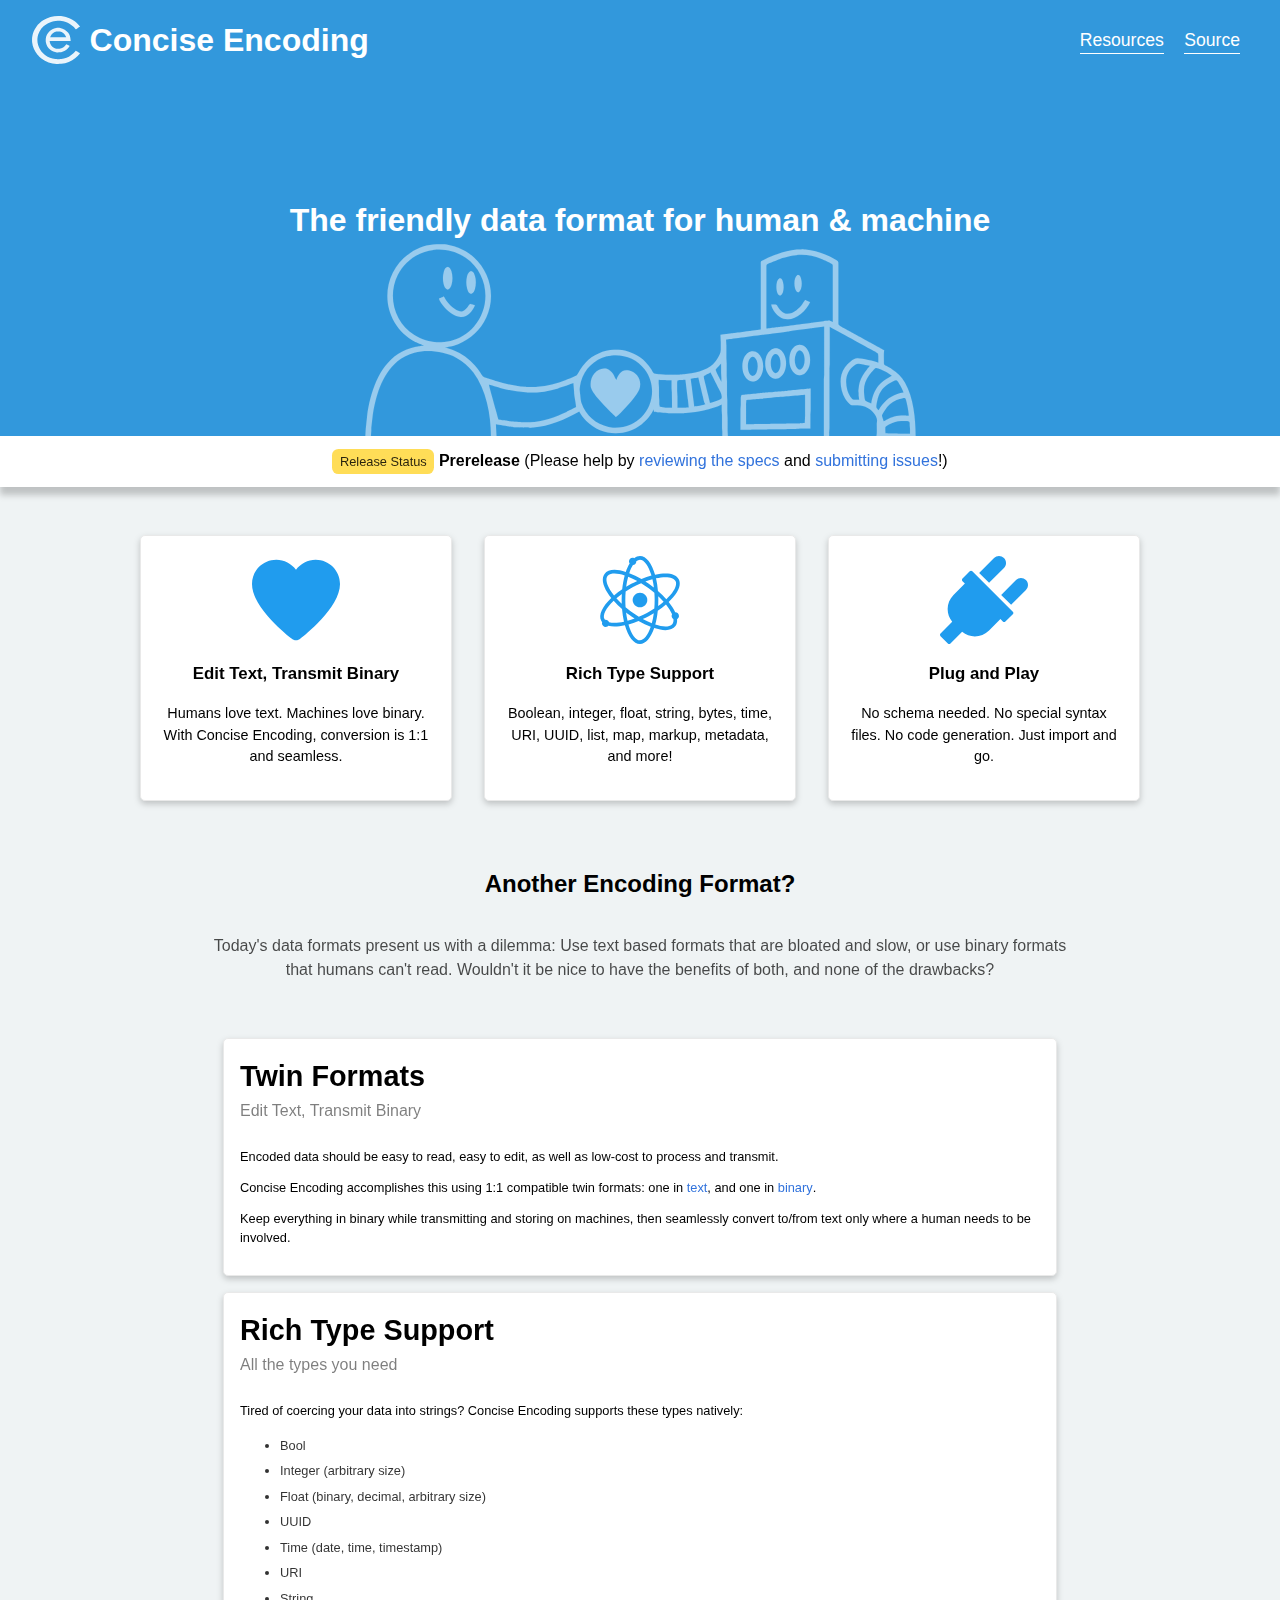
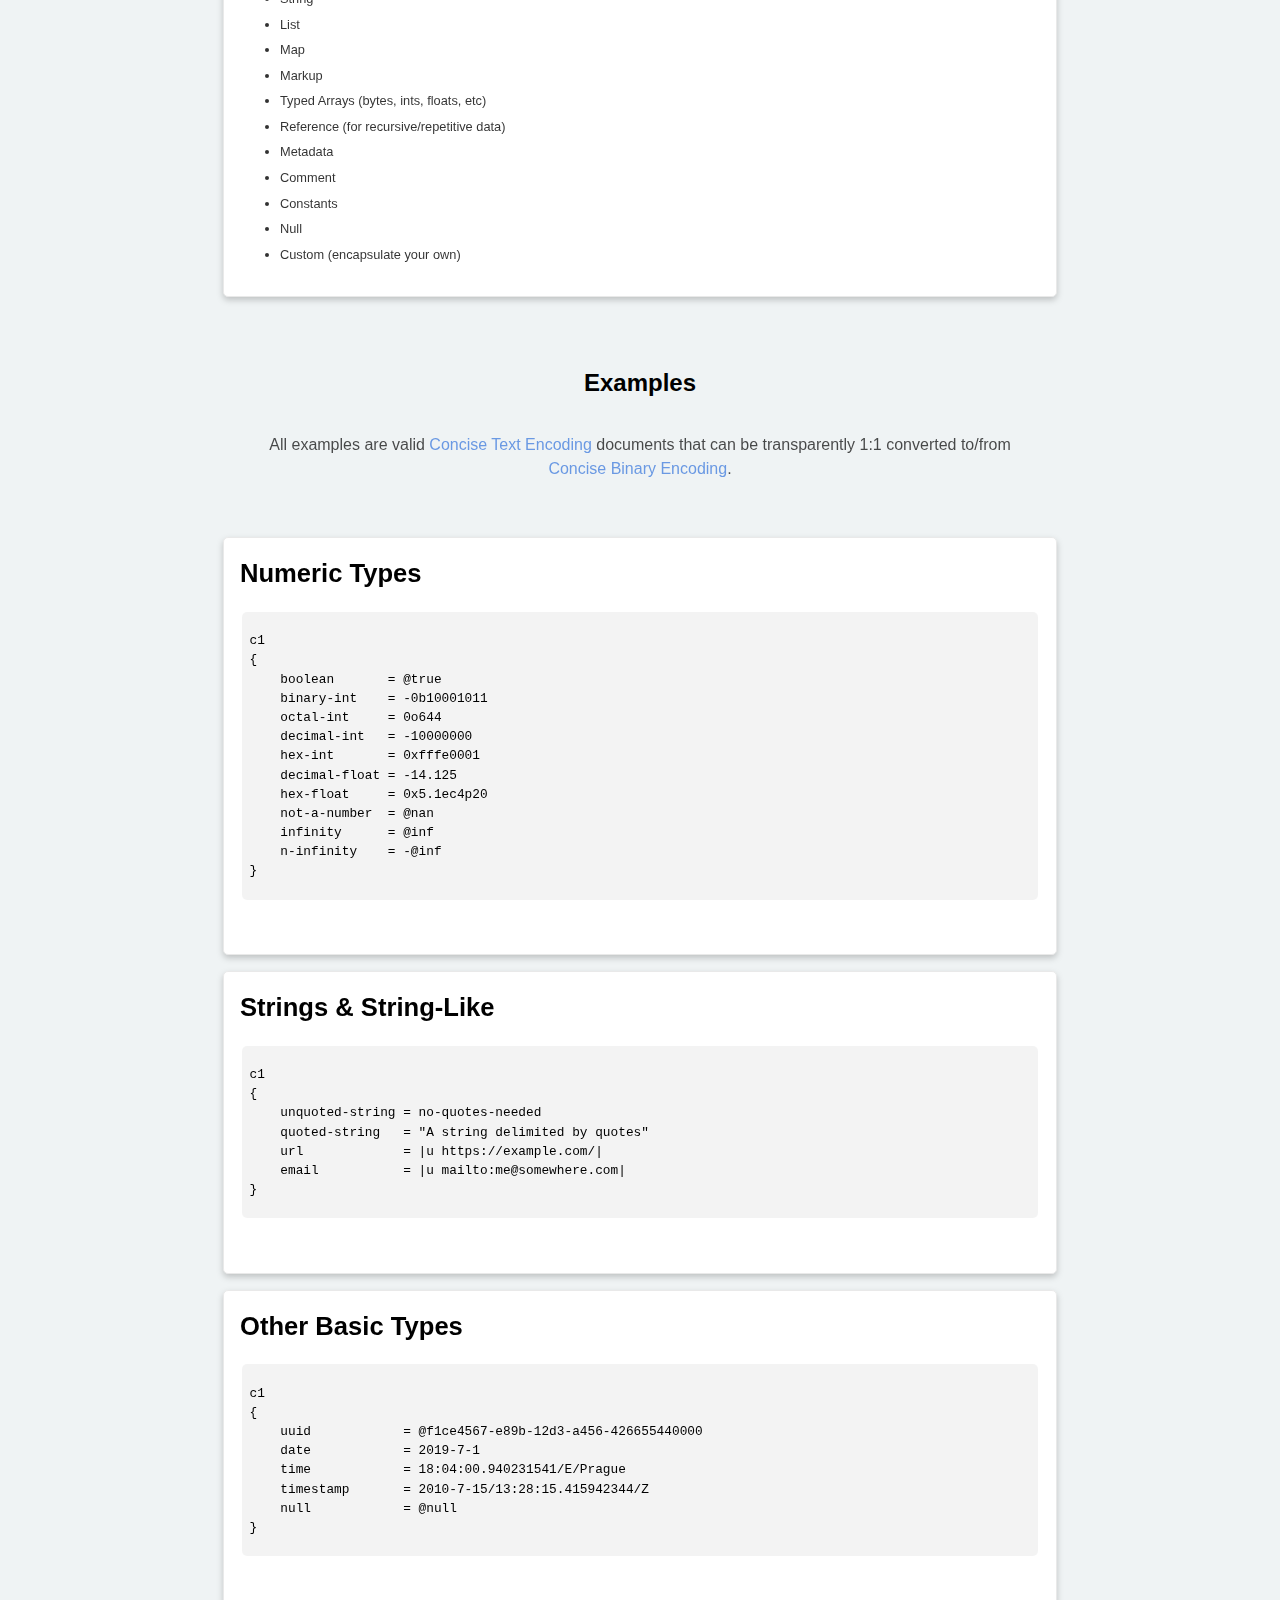
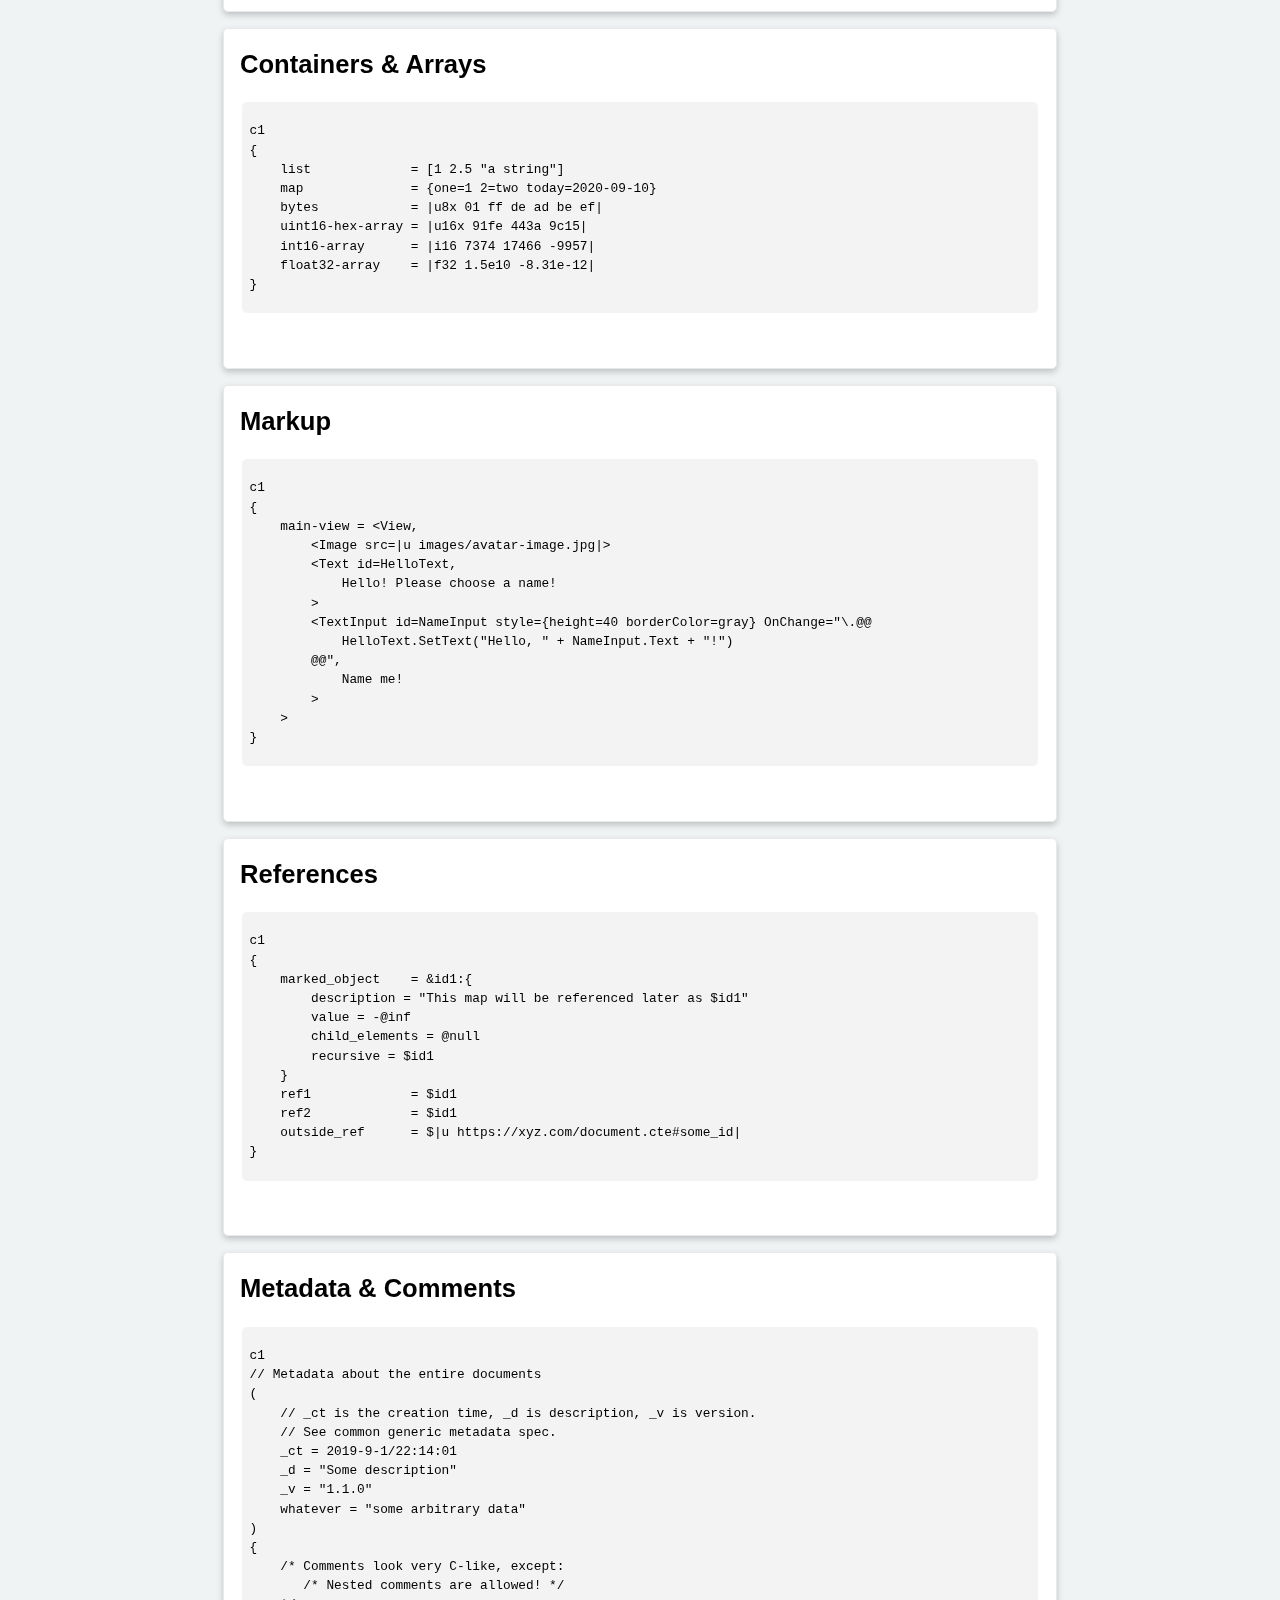
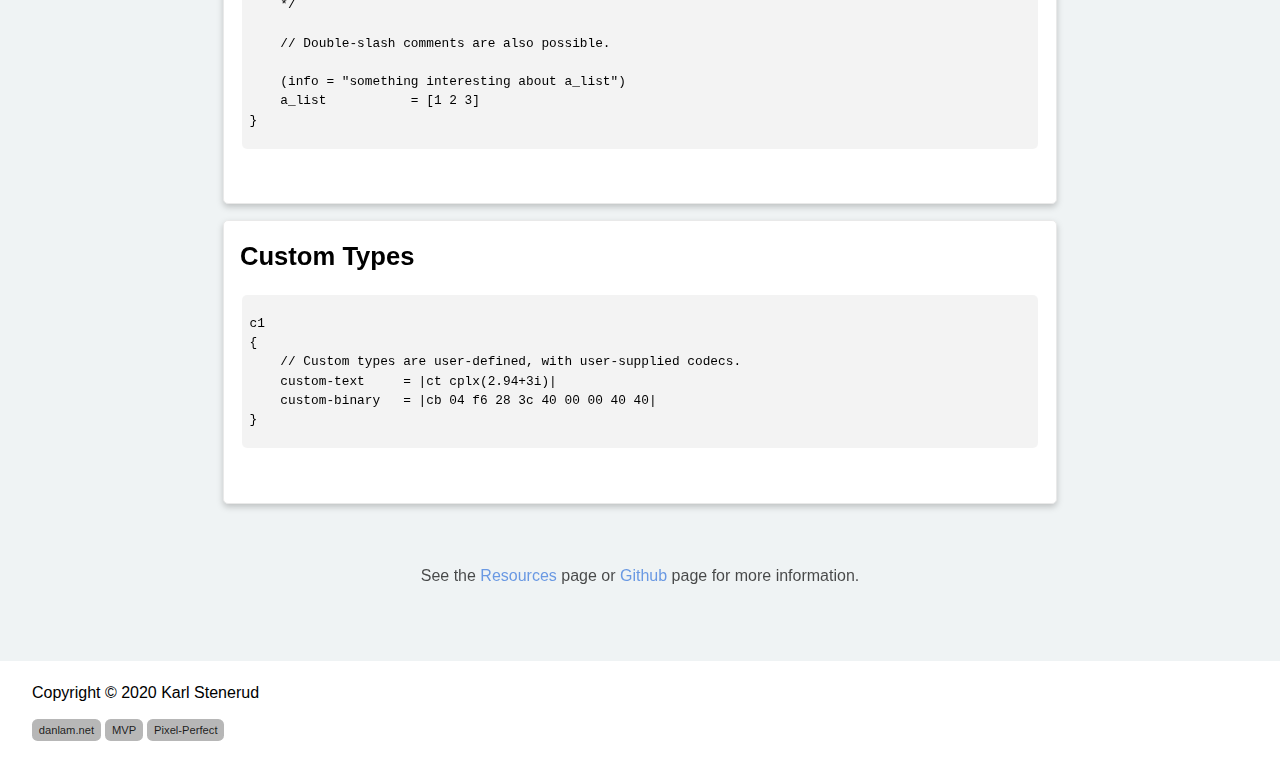
<file: new/index.html>
<!DOCTYPE html>
<html lang="en">

<head>
    <link rel="icon" href="favicon.svg">
    <link rel="stylesheet" href="./main.css">

    <meta charset="utf-8">
    <meta name="description" content="The friendly data format for human and machine. Think JSON, but with 1:1 compatible twin binary and text formats, and rich type support.">
    <meta name="viewport" content="width=device-width, initial-scale=1.0">

    <title>Concise Encoding</title>
</head>

<body>
    <header>
        <div>
            <nav>
            <a class="title-container" href="index.html">
                <img class="title-logo" alt="Logo" src="img/ce-logo.svg">
                <span class="title-text">Concise Encoding</span>
            </a>
            <ul>
                <li><a class="nav-link" href="resources.html">Resources</a></li>
                <li><a class="nav-link" href="https://github.com/kstenerud/concise-encoding">Source</a></li>
            </ul>
        </nav>
        </div>
        <br>
        <p class="title-subtitle">The friendly data format for human &amp; machine</p>
        <div class="title-bgimage">
    </header>
    <section class="updates-container">
        <div>
            <span class="badge-warning">Release Status</span> <span class="release-number">Prerelease</span> (Please help by <a href="https://github.com/kstenerud/concise-encoding">reviewing the specs</a> and <a href="https://github.com/kstenerud/concise-encoding/issues">submitting issues</a>!)
        </div>
    </section>

    <main>
        <section>
            <aside>
                <img class="card-image" src="img/heart.svg">
                <h3>Edit Text, Transmit Binary</h3>
                <p>Humans love text. Machines love binary. With Concise Encoding, conversion is 1:1 and seamless.</p>
            </aside>
            <aside>
                <img class="card-image" src="img/atom.svg">
                <h3>Rich Type Support</h3>
                <p>Boolean, integer, float, string, bytes, time, URI, UUID, list, map, markup, metadata, and more!</p>
            </aside>
            <aside>
                <img class="card-image" src="img/plug.svg">
                <h3>Plug and Play</h3>
                <p>No schema needed. No special syntax files. No code generation. Just import and go.</p>
            </aside>
        </section>

        <section class="blurb">
            <h2>Another Encoding Format?</h2>
            <p class="blurb-text">Today's data formats present us with a dilemma: Use text based formats that are bloated and slow, or use binary formats that humans can't read. Wouldn't it be nice to have the benefits of both, and none of the drawbacks?</p>
        </section>

        <article>
            <h1>Twin Formats</h1>
            <h3>Edit Text, Transmit Binary</h3>
            <p>Encoded data should be easy to read, easy to edit, as well as low-cost to process and transmit.<p>
            <p>Concise Encoding accomplishes this using 1:1 compatible twin formats: one in <a href="https://github.com/kstenerud/concise-encoding/blob/master/cte-condensed.md#concise-text-encoding-quick-description">text</a>, and one in <a href="https://github.com/kstenerud/concise-encoding/blob/master/cbe-specification.md#concise-binary-encoding">binary</a>.</p>
            <p>Keep everything in binary while transmitting and storing on machines, then seamlessly convert to/from text only where a human needs to be involved.</p>
        </article>

        <article>
            <h1>Rich Type Support</h1>
            <h3>All the types you need</h3>
            <p>Tired of coercing your data into strings? Concise Encoding supports these types natively:</p>
            <ul>
                <li>Bool</li>
                <li>Integer (arbitrary size)</li>
                <li>Float (binary, decimal, arbitrary size)</li>
                <li>UUID</li>
                <li>Time (date, time, timestamp)</li>
                <li>URI</li>
                <li>String</li>
                <li>List</li>
                <li>Map</li>
                <li>Markup</li>
                <li>Typed Arrays (bytes, ints, floats, etc)</li>
                <li>Reference (for recursive/repetitive data)</li>
                <li>Metadata</li>
                <li>Comment</li>
                <li>Constants</li>
                <li>Null</li>
                <li>Custom (encapsulate your own)</li>
            </ul>
        </article>

        <section class="blurb extra-space">
            <h2>Examples</h2>
            <p class="blurb-text">All examples are valid <a href="https://github.com/kstenerud/concise-encoding/blob/master/cte-condensed.md#concise-text-encoding-quick-description">Concise Text Encoding</a> documents that can be transparently 1:1 converted to/from <a href="https://github.com/kstenerud/concise-encoding/blob/master/cbe-specification.md#concise-binary-encoding">Concise Binary Encoding</a>.</p>
        </section>

        <article>
            <h2>Numeric Types</h2>
            <pre>
                <code>
c1
{
    boolean       = @true
    binary-int    = -0b10001011
    octal-int     = 0o644
    decimal-int   = -10000000
    hex-int       = 0xfffe0001
    decimal-float = -14.125
    hex-float     = 0x5.1ec4p20
    not-a-number  = @nan
    infinity      = @inf
    n-infinity    = -@inf
}
                </code>
            </pre>
        </article>

        <article>
            <h2>Strings & String-Like</h2>
            <pre>
                <code>
c1
{
    unquoted-string = no-quotes-needed
    quoted-string   = "A string delimited by quotes"
    url             = |u https://example.com/|
    email           = |u mailto:me@somewhere.com|
}
                </code>
            </pre>
        </article>

        <article>
            <h2>Other Basic Types</h2>
            <pre>
                <code>
c1
{
    uuid            = @f1ce4567-e89b-12d3-a456-426655440000
    date            = 2019-7-1
    time            = 18:04:00.940231541/E/Prague
    timestamp       = 2010-7-15/13:28:15.415942344/Z
    null            = @null
}
                </code>
            </pre>
        </article>

        <article>
            <h2>Containers &amp; Arrays</h2>
            <pre>
                <code>
c1
{
    list             = [1 2.5 "a string"]
    map              = {one=1 2=two today=2020-09-10}
    bytes            = |u8x 01 ff de ad be ef|
    uint16-hex-array = |u16x 91fe 443a 9c15|
    int16-array      = |i16 7374 17466 -9957|
    float32-array    = |f32 1.5e10 -8.31e-12|
}
                </code>
            </pre>
        </article>

        <article>
            <h2>Markup</h2>
            <pre>
                <code>
c1
{
    main-view = &lt;View,
        &lt;Image src=|u images/avatar-image.jpg|&gt;
        &lt;Text id=HelloText,
            Hello! Please choose a name!
        &gt;
        &lt;TextInput id=NameInput style={height=40 borderColor=gray} OnChange="\.@@
            HelloText.SetText("Hello, " + NameInput.Text + "!")
        @@",
            Name me!
        &gt;
    &gt;
}
                </code>
            </pre>
        </article>

        <article>
            <h2>References</h2>
            <pre>
                <code>
c1
{
    marked_object    = &id1:{
        description = "This map will be referenced later as $id1"
        value = -@inf
        child_elements = @null
        recursive = $id1
    }
    ref1             = $id1
    ref2             = $id1
    outside_ref      = $|u https://xyz.com/document.cte#some_id|
}
                </code>
            </pre>
        </article>

        <article>
            <h2>Metadata &amp; Comments</h2>
            <pre>
                <code>
c1
// Metadata about the entire documents
(
    // _ct is the creation time, _d is description, _v is version.
    // See common generic metadata spec.
    _ct = 2019-9-1/22:14:01
    _d = "Some description"
    _v = "1.1.0"
    whatever = "some arbitrary data"
)
{
    /* Comments look very C-like, except:
       /* Nested comments are allowed! */
    */

    // Double-slash comments are also possible.

    (info = "something interesting about a_list")
    a_list           = [1 2 3]
}
                </code>
            </pre>
        </article>

        <article>
            <h2>Custom Types</h2>
            <pre>
                <code>
c1
{
    // Custom types are user-defined, with user-supplied codecs.
    custom-text     = |ct cplx(2.94+3i)|
    custom-binary   = |cb 04 f6 28 3c 40 00 00 40 40|
}
                </code>
            </pre>
        </article>

        <section class="blurb extra-space">
            <p class="blurb-text">See the <a href="resources.html">Resources</a> page or <a href="https://github.com/kstenerud/concise-encoding">Github</a> page for more information.</p>
        </section>

    </main>

    <footer>
        <p class="copyright">Copyright &copy; 2020 Karl Stenerud</p>
        <p>
            <a class="badge-shoutout" href="https://danlam.net/">danlam.net</a>
            <a class="badge-shoutout" href="https://github.com/andybrewer/mvp/">MVP</a>
            <a class="badge-shoutout" href="https://www.flaticon.com/authors/pixel-perfect">Pixel-Perfect</a>
        </p>
    </footer>
</body>

</html>
</file>
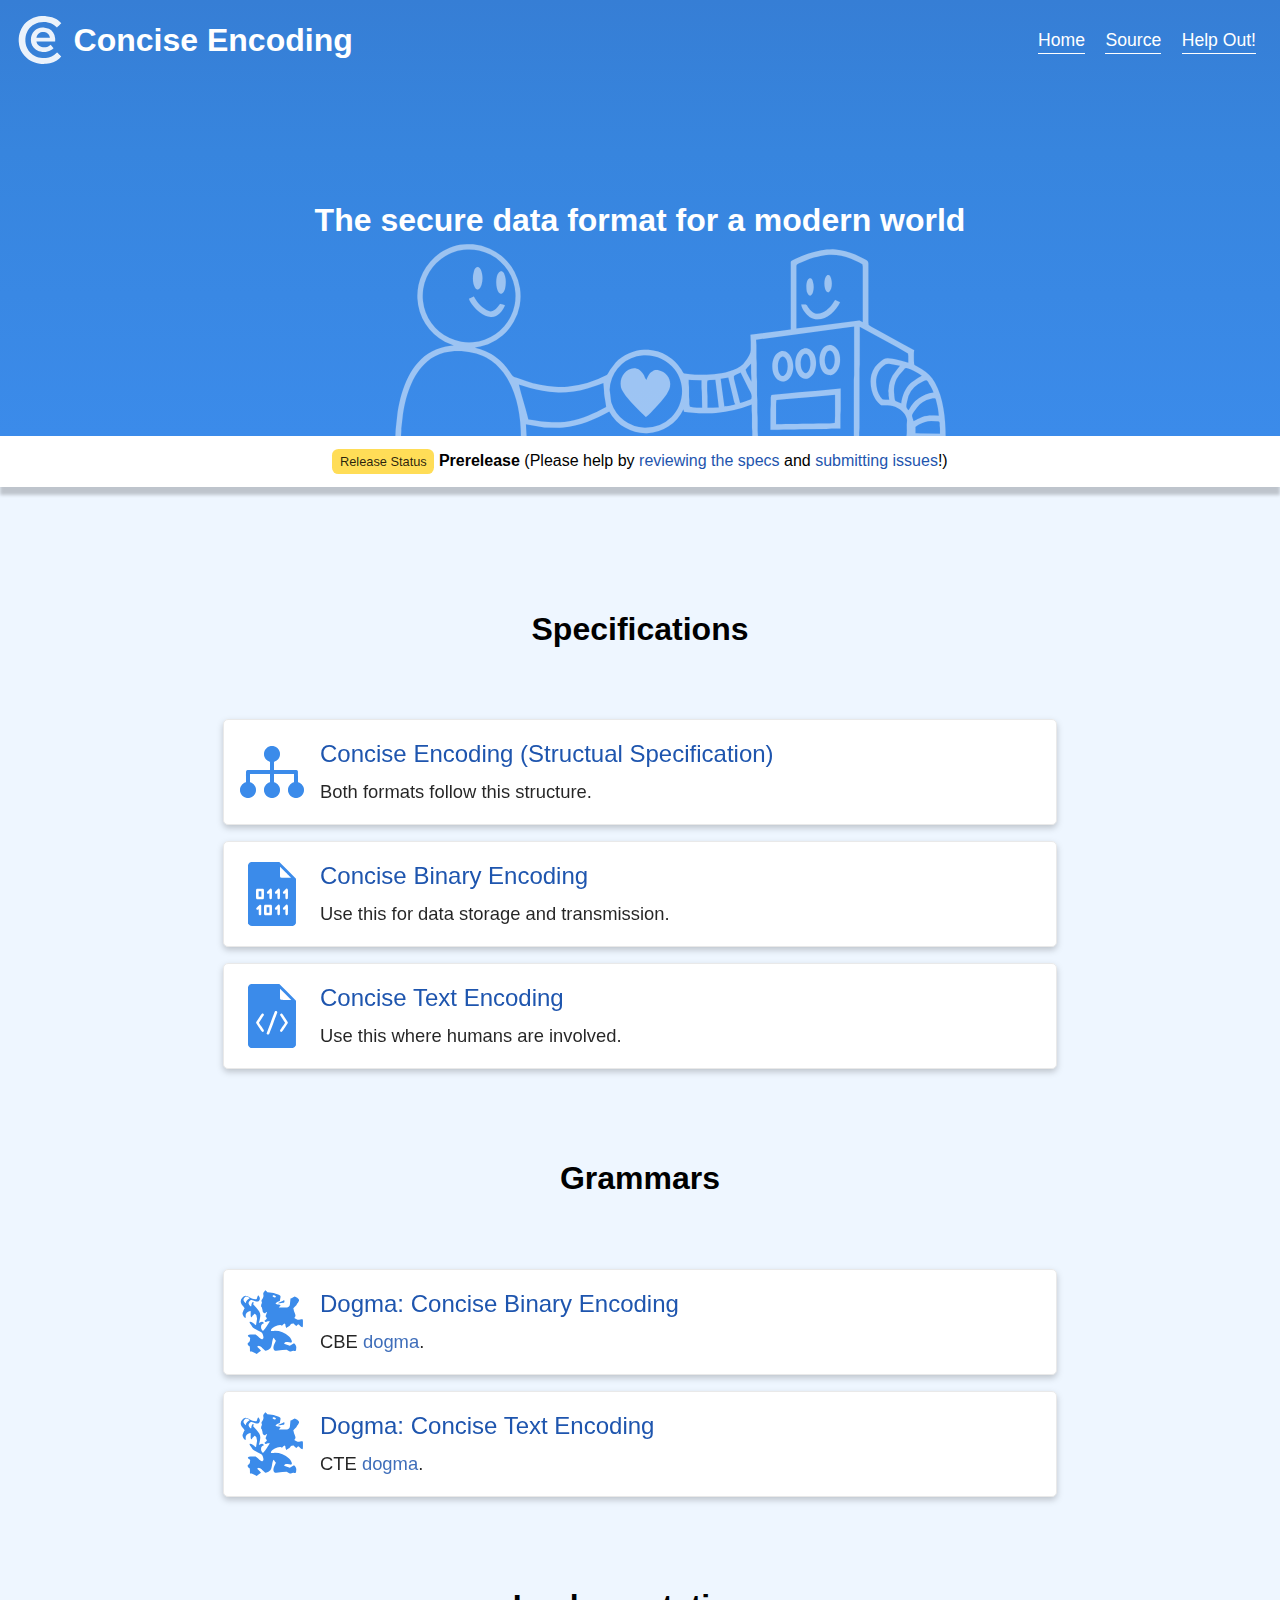
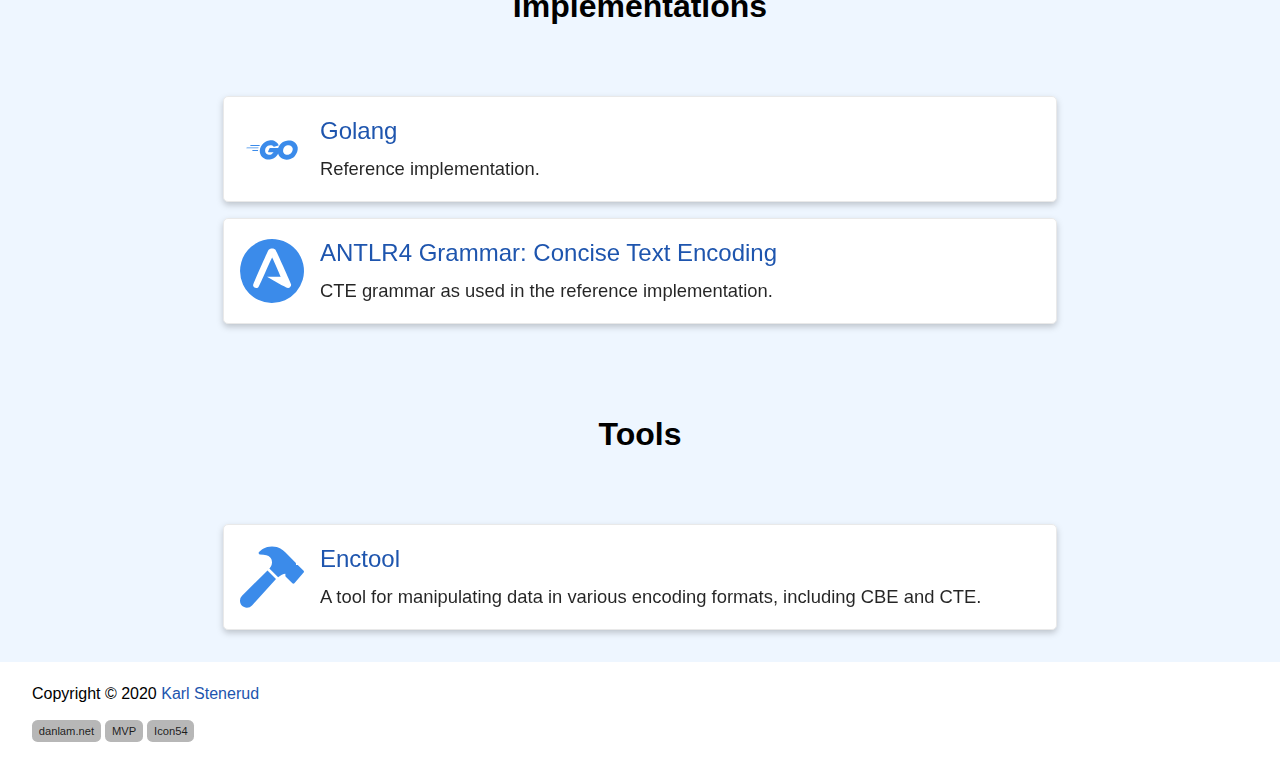
<file: resources.html>
<!DOCTYPE html>
<html lang="en">

<head>
    <link rel="icon" href="favicon.svg">
    <link rel="stylesheet" href="./main.css">

    <meta charset="utf-8">
    <meta name="viewport" content="width=device-width, initial-scale=1.0">

    <meta name=keywords content="data-format,data-communications,encoding">
    <meta name=description content="The secure data format for a modern world">

    <meta itemprop=name content="Concise Encoding">
    <meta itemprop=description content="The secure data format for a modern world">
    <meta itemprop=image content="https://concise-encoding.org/img/social-card.png">
    <meta itemprop=keywords content="data-format,data-communications,encoding">

    <meta property="og:title" content="Concise Encoding">
    <meta property="og:description" content="The secure data format for a modern world">
    <meta property="og:type" content="website">
    <meta property="og:url" content="https://www.technicalsourcery.net/">
    <meta property="og:image" content="https://concise-encoding.org/img/social-card.png">

    <meta name=twitter:card content="summary_large_image">
    <meta name=twitter:image content="https://concise-encoding.org/img/social-card.png">
    <meta name=twitter:title content="Concise Encoding">
    <meta name=twitter:description content="The secure data format for a modern world">

    <title>Concise Encoding: Resources</title>
</head>

<body>
    <header>
        <div>
            <nav>
            <a class="title-container" href="index.html">
                <img class="title-logo" alt="Logo" src="img/ce-logo.svg">
                <span class="title-text">Concise Encoding</span>
            </a>
            <ul>
                <li><a class="nav-link" href="index.html">Home</a></li>
                <li><a class="nav-link" href="https://github.com/kstenerud/concise-encoding">Source</a></li>
                <li><a class="nav-link" href="support-ce.html">Help Out!</a></li>
            </ul>
        </nav>
        </div>
        <br>
        <p class="title-subtitle">The secure data format for a modern world</p>
        <div class="title-bgimage">
    </header>
    <section class="updates-container">
        <div>
            <span class="badge-warning">Release Status</span> <span class="release-number">Prerelease</span> (Please help by <a href="https://github.com/kstenerud/concise-encoding">reviewing the specs</a> and <a href="https://github.com/kstenerud/concise-encoding/issues">submitting issues</a>!)
        </div>
    </section>

    <main>
        <section class="resource-section">
            <h1>Specifications</h1>
        </section>

        <article>
            <div class="resource">
                <a href="https://github.com/kstenerud/concise-encoding/blob/master/ce-structure.md"><img class="resource-img" src="img/structure.svg" alt="Structure"></a>
                <div class="resource-desc" style="display: block;">
                  <a href="https://github.com/kstenerud/concise-encoding/blob/master/ce-structure.md">Concise Encoding (Structual Specification)</a>
                  <br>
                  <span>Both formats follow this structure.</span>
                </div>
            </div>
        </article>

        <article>
            <div class="resource">
                <a href="https://github.com/kstenerud/concise-encoding/blob/master/cbe-specification.md"><img class="resource-img" src="img/binary-doc.svg" alt="Binary"></a>
                <div class="resource-desc" style="display: block;">
                  <a href="https://github.com/kstenerud/concise-encoding/blob/master/cbe-specification.md">Concise Binary Encoding</a>
                  <br>
                  <span>Use this for data storage and transmission.</span>
                </div>
            </div>
        </article>

        <article>
            <div class="resource">
                <a href="https://github.com/kstenerud/concise-encoding/blob/master/cte-specification.md"><img class="resource-img" src="img/text-doc.svg" alt="Text"></a>
                <div class="resource-desc" style="display: block;">
                  <a href="https://github.com/kstenerud/concise-encoding/blob/master/cte-specification.md">Concise Text Encoding</a>
                  <br>
                  <span>Use this where humans are involved.</span>
                </div>
            </div>
        </article>

        <section class="resource-section">
            <h1>Grammars</h1>
        </section>

        <article>
            <div class="resource">
                <a href="https://github.com/kstenerud/concise-encoding/blob/master/cbe.dogma"><img class="resource-img" src="img/dogma.svg" alt="Dogma"></a>
                <div class="resource-desc" style="display: block;">
                  <a href="https://github.com/kstenerud/concise-encoding/blob/master/cbe.dogma">Dogma: Concise Binary Encoding</a>
                  <br>
                  <span>CBE <a href="https://dogma-lang.org/">dogma</a>.</span>
                </div>
            </div>
        </article>

        <article>
            <div class="resource">
                <a href="https://github.com/kstenerud/concise-encoding/blob/master/cte.dogma"><img class="resource-img" src="img/dogma.svg" alt="Dogma"></a>
                <div class="resource-desc" style="display: block;">
                  <a href="https://github.com/kstenerud/concise-encoding/blob/master/cte.dogma">Dogma: Concise Text Encoding</a>
                  <br>
                  <span>CTE <a href="https://dogma-lang.org/">dogma</a>.</span>
                </div>
            </div>
        </article>

        <section class="resource-section">
            <h1>Implementations</h1>
        </section>

        <article>
            <div class="resource">
                <a href="https://github.com/kstenerud/go-concise-encoding"><img class="resource-img" src="img/language-go.svg" alt="Go language"></a>
                <div class="resource-desc" style="display: block;">
                  <a href="https://github.com/kstenerud/go-concise-encoding">Golang</a>
                  <br>
                  <span>Reference implementation.</span>
                </div>
            </div>
        </article>

        <article>
            <div class="resource">
                <a href="https://github.com/kstenerud/go-concise-encoding/tree/master/codegen/cte"><img class="resource-img" src="img/antlr.svg" alt="ANTLR4 Grammar"></a>
                <div class="resource-desc" style="display: block;">
                  <a href="https://github.com/kstenerud/go-concise-encoding/tree/master/codegen/cte">ANTLR4 Grammar: Concise Text Encoding</a>
                  <br>
                  <span>CTE grammar as used in the reference implementation.</span>
                </div>
            </div>
        </article>

        <section class="resource-section">
            <h1>Tools</h1>
        </section>

        <article>
            <div class="resource">
                <a href="https://github.com/kstenerud/enctool"><img class="resource-img" src="img/tool.svg" alt="Tool"></a>
                <div class="resource-desc" style="display: block;">
                  <a href="https://github.com/kstenerud/enctool">Enctool</a>
                  <br>
                  <span>A tool for manipulating data in various encoding formats, including CBE and CTE.</span>
                </div>
            </div>
        </article>

    </main>

    <footer>
        <p class="copyright">Copyright &copy; 2020 <a href="https://github.com/kstenerud">Karl Stenerud</a></p>
        <p>
            <a class="badge-shoutout" href="https://danlam.net/">danlam.net</a>
            <a class="badge-shoutout" href="https://github.com/andybrewer/mvp/">MVP</a>
            <a class="badge-shoutout" href="https://icon54.com/">Icon54</a>
        </p>
    </footer>
</body>

</html>
</file>
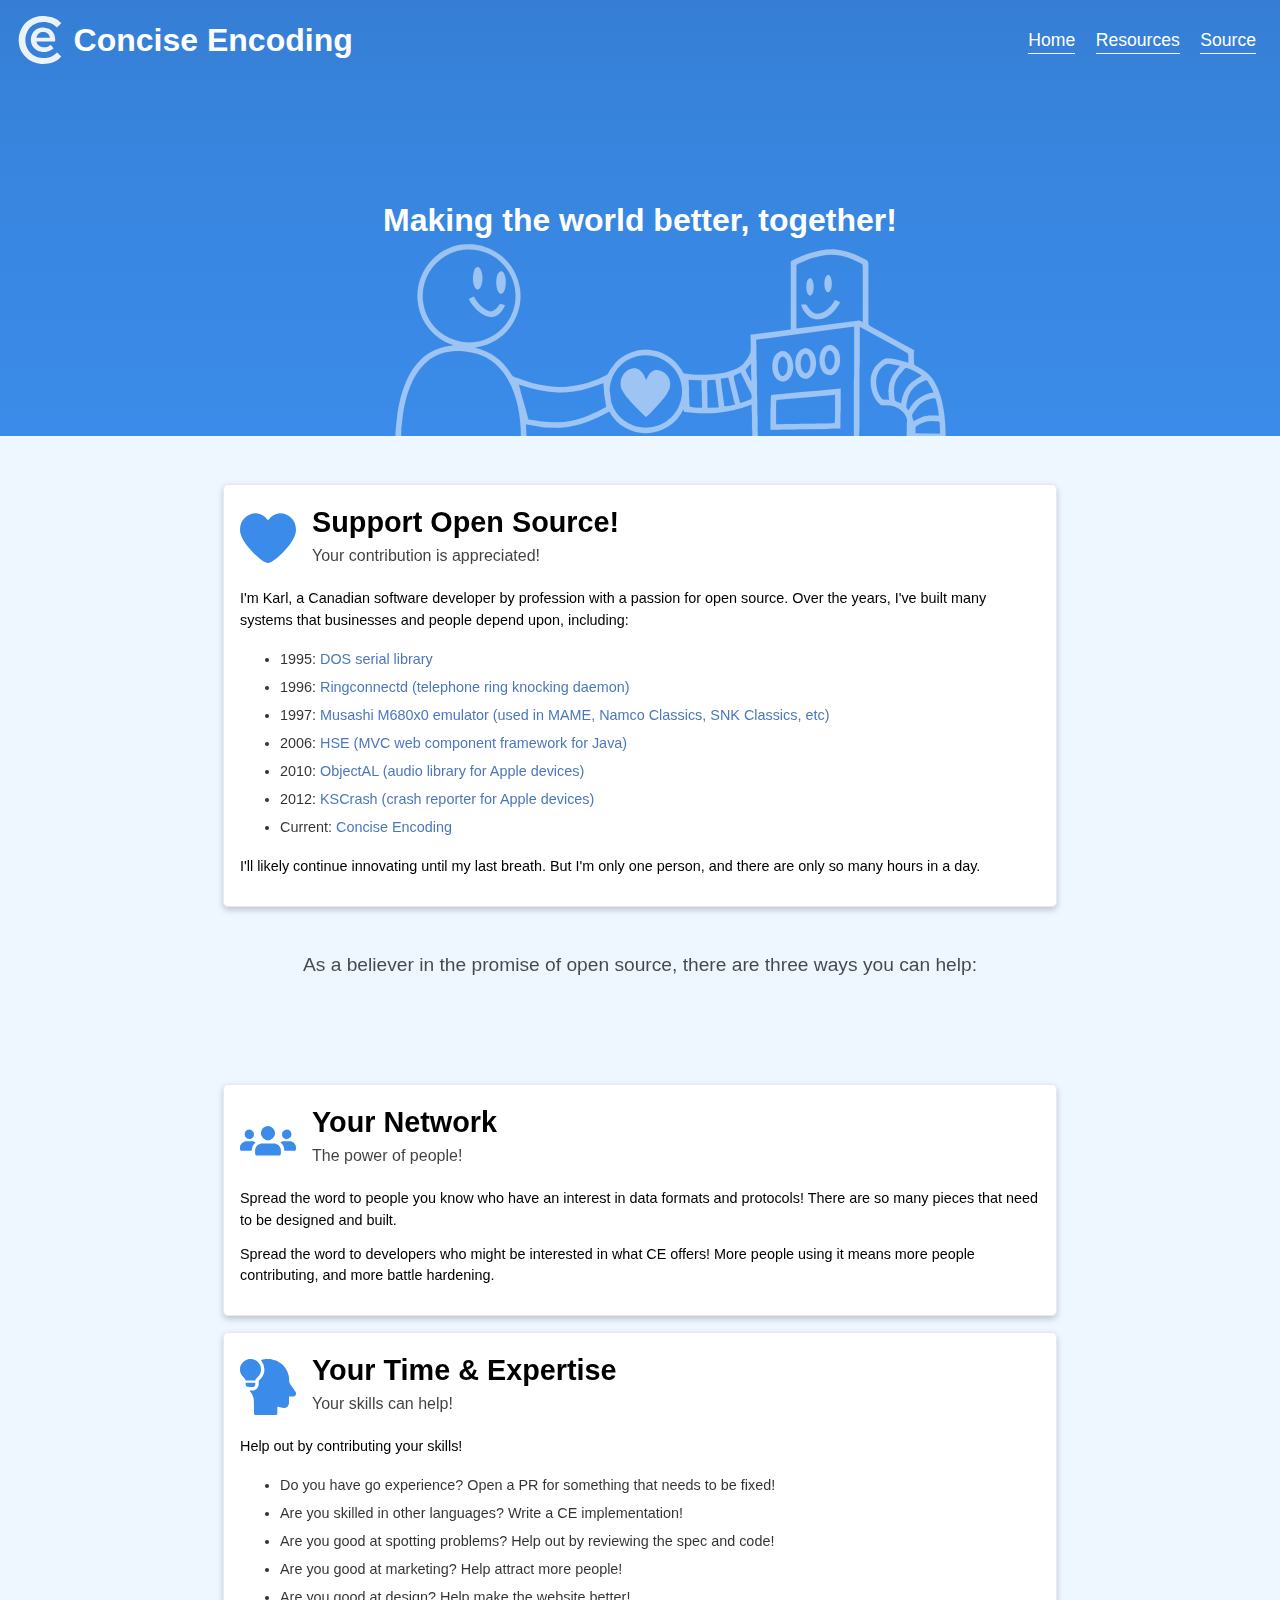
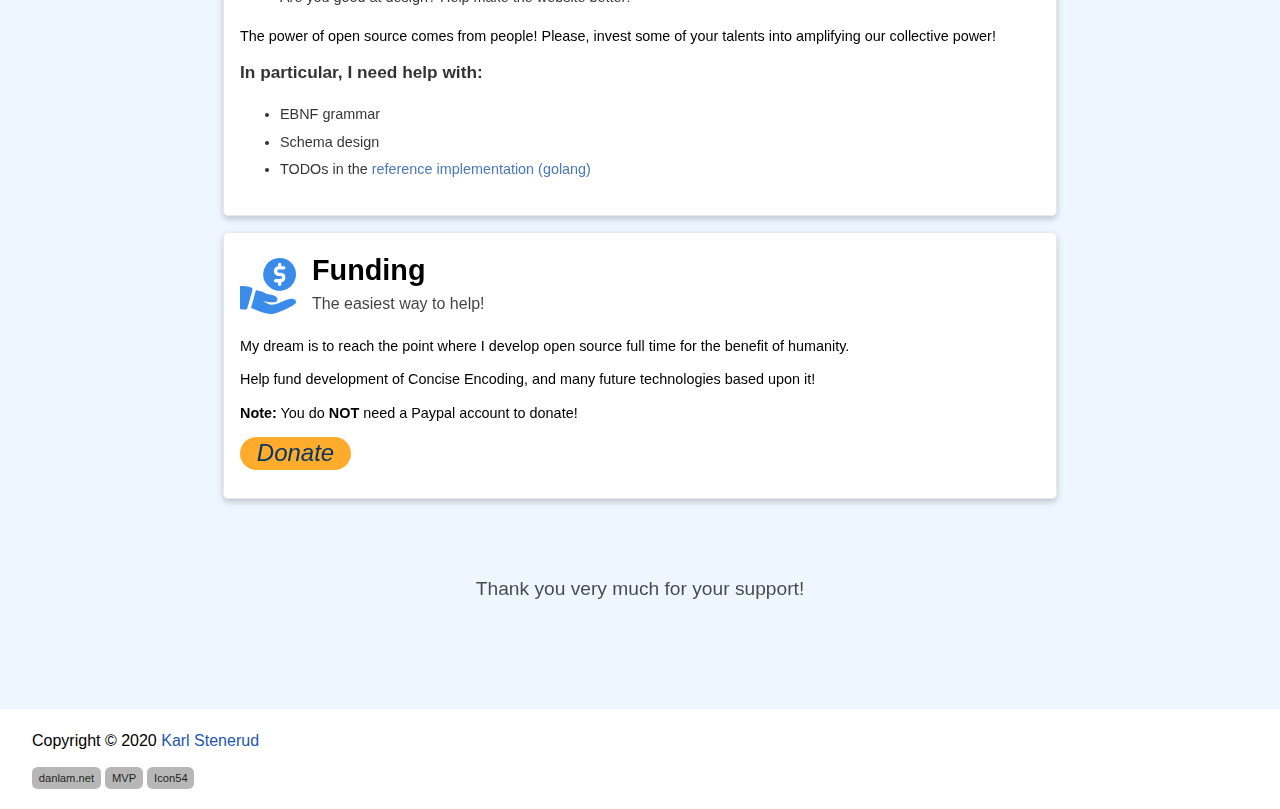
<file: support-ce.html>
<!DOCTYPE html>
<html lang="en">

<head>
    <link rel="icon" href="favicon.svg">
    <link rel="stylesheet" href="./main.css">

    <meta charset="utf-8">
    <meta name="viewport" content="width=device-width, initial-scale=1.0">

    <meta name=keywords content="data-format,data-communications,encoding">
    <meta name=description content="The secure data format for a modern world">

    <meta itemprop=name content="Concise Encoding">
    <meta itemprop=description content="The secure data format for a modern world">
    <meta itemprop=image content="https://concise-encoding.org/img/social-card.png">
    <meta itemprop=keywords content="data-format,data-communications,encoding">

    <meta property="og:title" content="Concise Encoding">
    <meta property="og:description" content="The secure data format for a modern world">
    <meta property="og:type" content="website">
    <meta property="og:url" content="https://www.technicalsourcery.net/">
    <meta property="og:image" content="https://concise-encoding.org/img/social-card.png">

    <meta name=twitter:card content="summary_large_image">
    <meta name=twitter:image content="https://concise-encoding.org/img/social-card.png">
    <meta name=twitter:title content="Concise Encoding">
    <meta name=twitter:description content="The secure data format for a modern world">

    <title>Support Concise Encoding</title>
</head>

<body>
    <header>
        <div>
            <nav>
            <a class="title-container" href="index.html">
                <img class="title-logo" alt="Logo" src="img/ce-logo.svg">
                <span class="title-text">Concise Encoding</span>
            </a>
            <ul>
                <li><a class="nav-link" href="index.html">Home</a></li>
                <li><a class="nav-link" href="resources.html">Resources</a></li>
                <li><a class="nav-link" href="https://github.com/kstenerud/concise-encoding">Source</a></li>
            </ul>
        </nav>
        </div>
        <br>
        <p class="title-subtitle">Making the world better, together!</p>
        <div class="title-bgimage">
    </header>

    <main>

        <article>
            <div class="horiz">
                <img class="point-icon" src="img/heart.svg">
                <div class="vert">
                    <div>
                        <h1>Support Open Source!</h1>
                        <h3>Your contribution is appreciated!</h3>
                    </div>
                </div>
            </div>
            <p>I'm Karl, a Canadian software developer by profession with a passion for open source. Over the years, I've built many systems that businesses and people depend upon, including:</p>
            <ul>
                <li>1995: <a target=”_blank” href="https://github.com/kstenerud/DOS-Serial-Library">DOS serial library</a></li>
                <li>1996: <a target=”_blank” href="https://www.ibiblio.org/pub/Linux/system/network/daemons/ringconnectd.lsm">Ringconnectd (telephone ring knocking daemon)</a></li>
                <li>1997: <a target=”_blank” href="https://github.com/kstenerud/Musashi">Musashi M680x0 emulator (used in MAME, Namco Classics, SNK Classics, etc)</a></li>
                <li>2006: <a target=”_blank” href="http://hse.sourceforge.net/">HSE (MVC web component framework for Java)</a></li>
                <li>2010: <a target=”_blank” href="https://github.com/kstenerud/ObjectAL-for-iPhone">ObjectAL (audio library for Apple devices)</a></li>
                <li>2012: <a target=”_blank” href="https://github.com/kstenerud/KSCrash">KSCrash (crash reporter for Apple devices)</a></li>
                <li>Current: <a target=”_blank” href="https://github.com/kstenerud/concise-encoding">Concise Encoding</a></li>
            </ul>

            <p>I'll likely continue innovating until my last breath. But I'm only one person, and there are only so many hours in a day.</p>

        </article>

        <section class="blurb">
            <p class="blurb-text-larger">As a believer in the promise of open source, there are three ways you can help:</p>
        </section>

        <article>
            <div class="horiz">
                <img class="point-icon" src="img/network.svg">
                <div class="vert">
                    <div>
                        <h1>Your Network</h1>
                        <h3>The power of people!</h3>
                    </div>
                </div>
            </div>
            <p>Spread the word to people you know who have an interest in data formats and protocols! There are so many pieces that need to be designed and built.</p>

            <p>Spread the word to developers who might be interested in what CE offers! More people using it means more people contributing, and more battle hardening.</p>
        </article>

        <article>
            <div class="horiz">
                <img class="point-icon" src="img/skills.svg">
                <div class="vert">
                    <div>
                        <h1>Your Time & Expertise</h1>
                        <h3>Your skills can help!</h3>
                    </div>
                </div>
            </div>
            <p>Help out by contributing your skills!</p>
            <ul>
                <li>Do you have go experience? Open a PR for something that needs to be fixed!</li>
                <li>Are you skilled in other languages? Write a CE implementation!</li>
                <li>Are you good at spotting problems? Help out by reviewing the spec and code!</li>
                <li>Are you good at marketing? Help attract more people!</li>
                <li>Are you good at design? Help make the website better!</li>
            </ul>

            <p>The power of open source comes from people! Please, invest some of your talents into amplifying our collective power!</p>

            <p class="subheading-text">In particular, I need help with:</p>
            <ul>
                <li>EBNF grammar</li>
                <li>Schema design</li>
                <li>TODOs in the <a href="https://github.com/kstenerud/go-concise-encoding" target="_blank">reference implementation (golang)</a></li>
            </ul>
        </article>

        <article>
            <div class="horiz">
                <img class="point-icon" src="img/funds.svg">
                <div class="vert">
                    <div>
                        <h1>Funding</h1>
                        <h3>The easiest way to help!</h3>
                    </div>
                </div>
            </div>
            <p>My dream is to reach the point where I develop open source full time for the benefit of humanity.</p>
            <p>Help fund development of Concise Encoding, and many future technologies based upon it!</p>
            <p><strong>Note:</strong> You do <strong>NOT</strong> need a Paypal account to donate!
            <p><a class="badge-donate" href="https://www.paypal.com/donate?hosted_button_id=C9LH9G3JG8QJG">Donate</a></p>
        </article>

    </main>

    <section class="blurb">
        <p class="blurb-text-larger">Thank you very much for your support!</p>
    </section>

    <footer>
        <p class="copyright">Copyright &copy; 2020 <a href="https://github.com/kstenerud">Karl Stenerud</a></p>
        <p>
            <a class="badge-shoutout" href="https://danlam.net/">danlam.net</a>
            <a class="badge-shoutout" href="https://github.com/andybrewer/mvp/">MVP</a>
            <a class="badge-shoutout" href="https://icon54.com/">Icon54</a>
        </p>
    </footer>
</body>

</html>
</file>
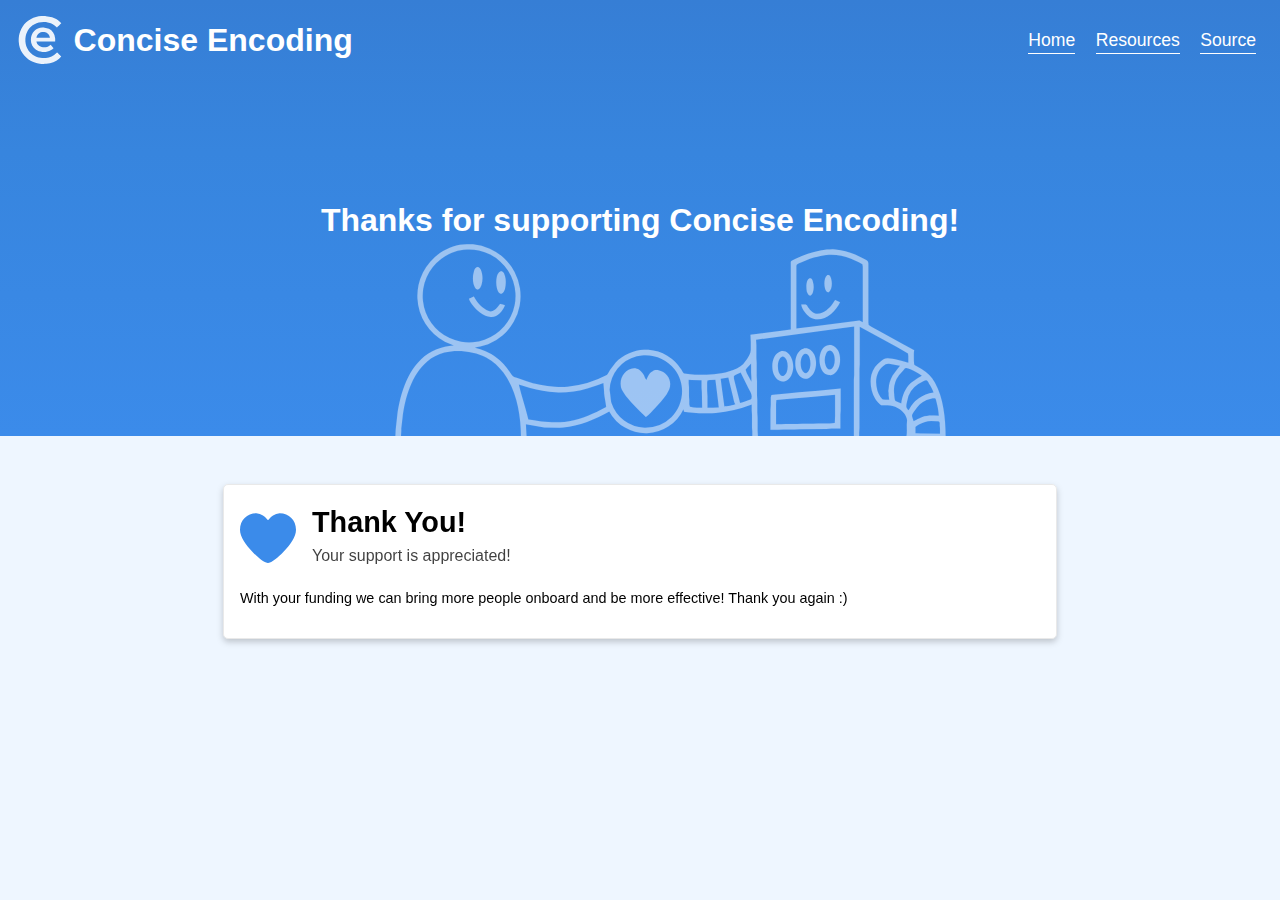
<file: thankyou.html>
<!DOCTYPE html>
<html lang="en">

<head>
    <link rel="icon" href="favicon.svg">
    <link rel="stylesheet" href="./main.css">

    <meta charset="utf-8">
    <meta name="viewport" content="width=device-width, initial-scale=1.0">

    <meta name=keywords content="data-format,data-communications,encoding">
    <meta name=description content="The secure data format for a modern world">

    <meta itemprop=name content="Concise Encoding">
    <meta itemprop=description content="The secure data format for a modern world">
    <meta itemprop=image content="https://concise-encoding.org/img/social-card.png">
    <meta itemprop=keywords content="data-format,data-communications,encoding">

    <meta property="og:title" content="Concise Encoding">
    <meta property="og:description" content="The secure data format for a modern world">
    <meta property="og:type" content="website">
    <meta property="og:url" content="https://www.technicalsourcery.net/">
    <meta property="og:image" content="https://concise-encoding.org/img/social-card.png">

    <meta name=twitter:card content="summary_large_image">
    <meta name=twitter:image content="https://concise-encoding.org/img/social-card.png">
    <meta name=twitter:title content="Concise Encoding">
    <meta name=twitter:description content="The secure data format for a modern world">

    <title>Support Concise Encoding</title>
</head>

<body>
    <header>
        <div>
            <nav>
            <a class="title-container" href="index.html">
                <img class="title-logo" alt="Logo" src="img/ce-logo.svg">
                <span class="title-text">Concise Encoding</span>
            </a>
            <ul>
                <li><a class="nav-link" href="index.html">Home</a></li>
                <li><a class="nav-link" href="resources.html">Resources</a></li>
                <li><a class="nav-link" href="https://github.com/kstenerud/concise-encoding">Source</a></li>
            </ul>
        </nav>
        </div>
        <br>
        <p class="title-subtitle">Thanks for supporting Concise Encoding!</p>
        <div class="title-bgimage">
    </header>

    <main>

        <article>
            <div class="horiz">
                <img class="point-icon" src="img/heart.svg">
                <div class="vert">
                    <div>
                        <h1>Thank You!</h1>
                        <h3>Your support is appreciated!</h3>
                    </div>
                </div>
            </div>
            <p>With your funding we can bring more people onboard and be more effective! Thank you again :)</p>
        </article>

    </main>
</body>

</html>
</file>
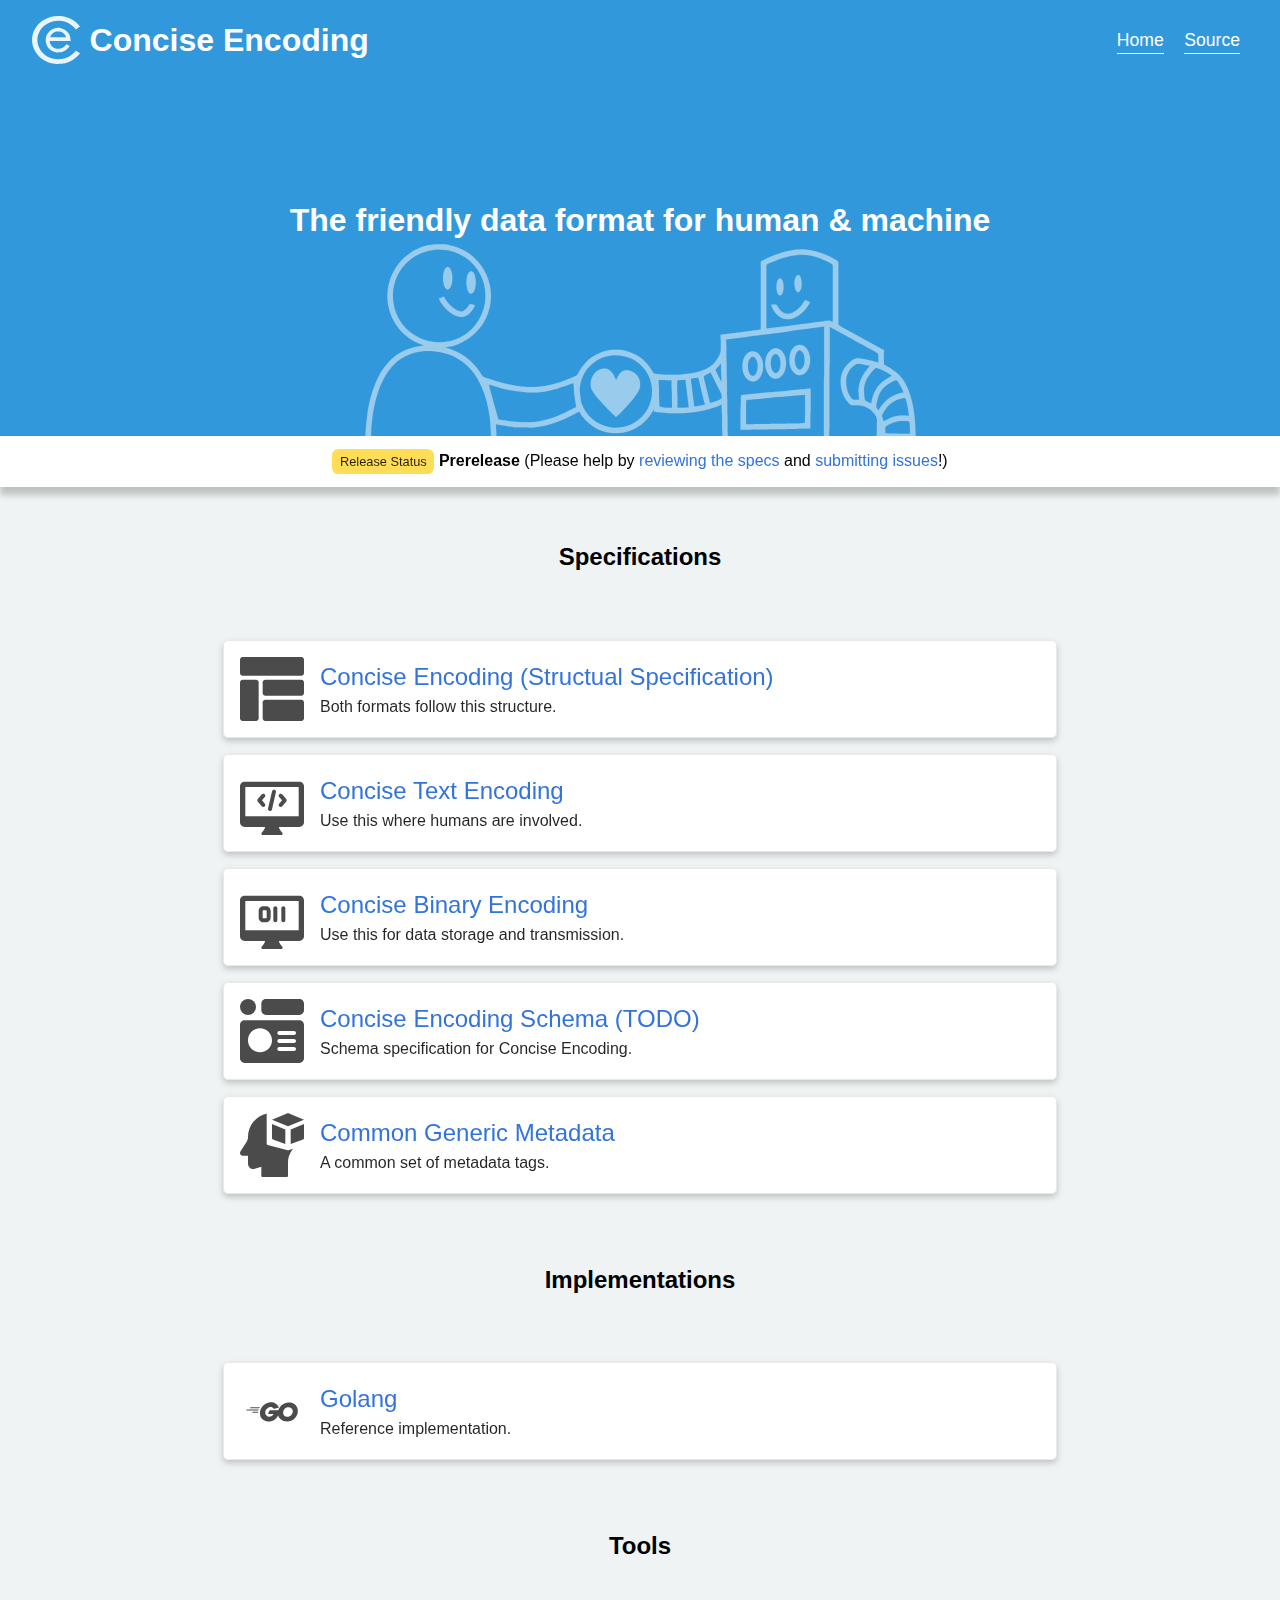
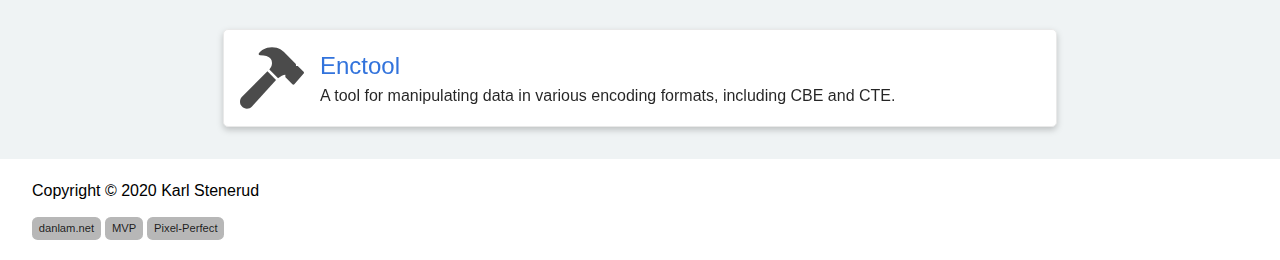
<file: new/resources.html>
<!DOCTYPE html>
<html lang="en">

<head>
    <link rel="icon" href="favicon.svg">
    <link rel="stylesheet" href="./main.css">

    <meta charset="utf-8">
    <meta name="description" content="Concise Encoding resources.">
    <meta name="viewport" content="width=device-width, initial-scale=1.0">

    <title>Concise Encoding: Resources</title>
</head>

<body>
    <header>
        <div>
            <nav>
            <a class="title-container" href="index.html">
                <img class="title-logo" alt="Logo" src="img/ce-logo.svg">
                <span class="title-text">Concise Encoding</span>
            </a>
            <ul>
                <li><a class="nav-link" href="index.html">Home</a></li>
                <li><a class="nav-link" href="https://github.com/kstenerud/concise-encoding">Source</a></li>
            </ul>
        </nav>
        </div>
        <br>
        <p class="title-subtitle">The friendly data format for human &amp; machine</p>
        <div class="title-bgimage">
    </header>
    <section class="updates-container">
        <div>
            <span class="badge-warning">Release Status</span> <span class="release-number">Prerelease</span> (Please help by <a href="https://github.com/kstenerud/concise-encoding">reviewing the specs</a> and <a href="https://github.com/kstenerud/concise-encoding/issues">submitting issues</a>!)
        </div>
    </section>

    <main>
        <section class="blurb">
            <h2>Specifications</h2>
        </section>

        <article>
            <div class="resource">
                <img class="resource-img" src="img/structure.svg" alt="Structure">
                <div class="resource-desc" style="display: block;">
                  <a href="https://github.com/kstenerud/concise-encoding/blob/master/ce-structure.md">Concise Encoding (Structual Specification)</a>
                  <br>
                  <span>Both formats follow this structure.</span>
                </div>
            </div>
        </article>

        <article>
            <div class="resource">
                <img class="resource-img" src="img/text.svg" alt="Text">
                <div class="resource-desc" style="display: block;">
                  <a href="https://github.com/kstenerud/concise-encoding/blob/master/cte-specification.md">Concise Text Encoding</a>
                  <br>
                  <span>Use this where humans are involved.</span>
                </div>
            </div>
        </article>

        <article>
            <div class="resource">
                <img class="resource-img" src="img/binary.svg" alt="Binary">
                <div class="resource-desc" style="display: block;">
                  <a href="https://github.com/kstenerud/concise-encoding/blob/master/cbe-specification.md">Concise Binary Encoding</a>
                  <br>
                  <span>Use this for data storage and transmission.</span>
                </div>
            </div>
        </article>

        <article>
            <div class="resource">
                <img class="resource-img" src="img/schema.svg" alt="Schema">
                <div class="resource-desc" style="display: block;">
                  <a href="https://github.com/kstenerud/concise-encoding/blob/master/ces-specification.mdd">Concise Encoding Schema (TODO)</a>
                  <br>
                  <span>Schema specification for Concise Encoding.</span>
                </div>
            </div>
        </article>

        <article>
            <div class="resource">
                <img class="resource-img" src="img/metadata.svg" alt="Metadata">
                <div class="resource-desc" style="display: block;">
                  <a href="https://github.com/kstenerud/concise-encoding/blob/master/common-generic-metadata.md">Common Generic Metadata</a>
                  <br>
                  <span>A common set of metadata tags.</span>
                </div>
            </div>
        </article>

        <section class="blurb extra-space">
            <h2>Implementations</h2>
        </section>

        <article>
            <div class="resource">
                <img class="resource-img" src="img/language-go.svg" alt="Go language">
                <div class="resource-desc" style="display: block;">
                  <a href="https://github.com/kstenerud/go-concise-encoding">Golang</a>
                  <br>
                  <span>Reference implementation.</span>
                </div>
            </div>
        </article>

        <section class="blurb extra-space">
            <h2>Tools</h2>
        </section>

        <article>
            <div class="resource">
                <img class="resource-img" src="img/tool.svg" alt="Tool">
                <div class="resource-desc" style="display: block;">
                  <a href="https://github.com/kstenerud/enctool">Enctool</a>
                  <br>
                  <span>A tool for manipulating data in various encoding formats, including CBE and CTE.</span>
                </div>
            </div>
        </article>

    </main>

    <footer>
        <p class="copyright">Copyright &copy; 2020 Karl Stenerud</p>
        <p>
            <a class="badge-shoutout" href="https://danlam.net/">danlam.net</a>
            <a class="badge-shoutout" href="https://github.com/andybrewer/mvp/">MVP</a>
            <a class="badge-shoutout" href="https://www.flaticon.com/authors/pixel-perfect">Pixel-Perfect</a>
        </p>
    </footer>
</body>

</html>
</file>
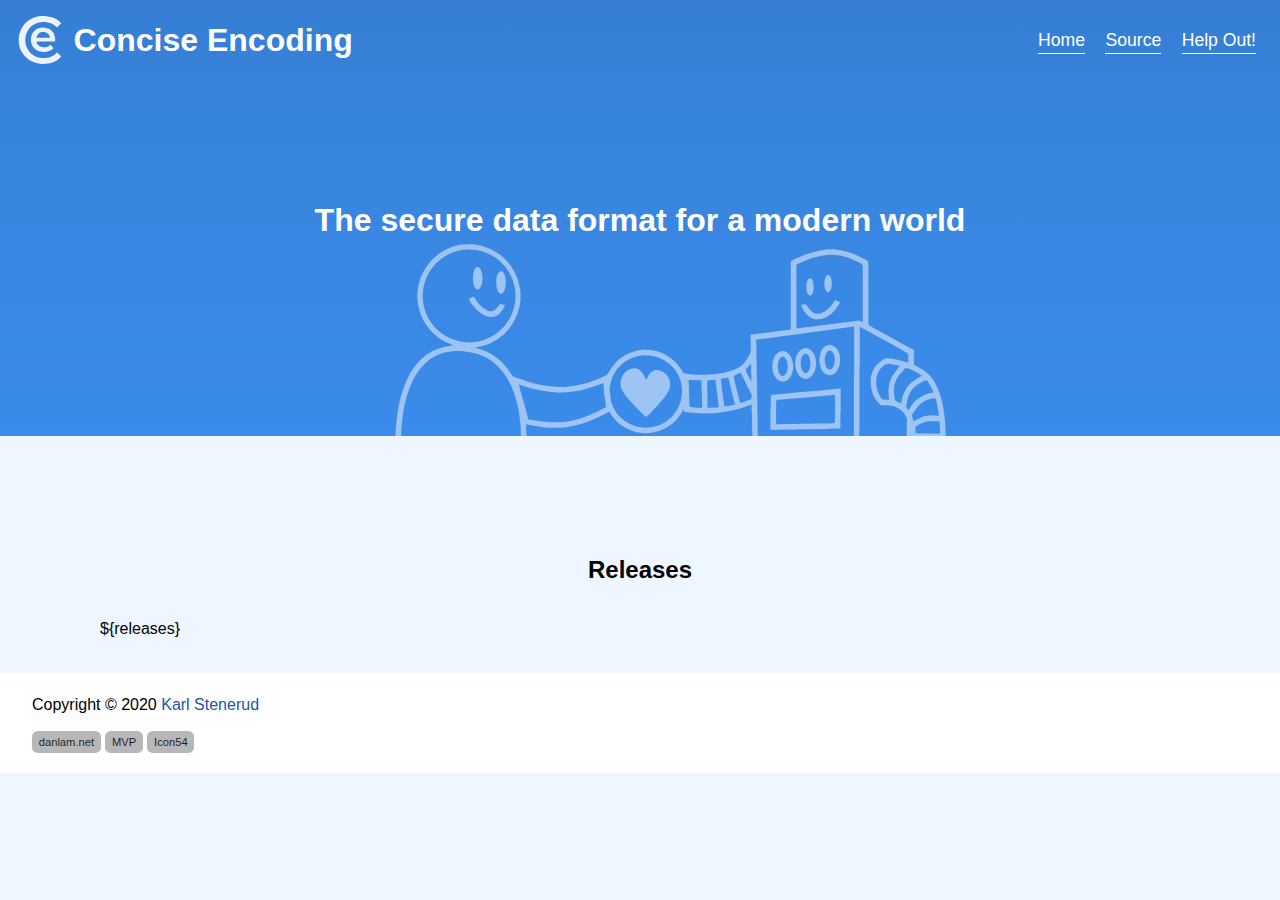
<file: src/release_list_index.html>
<!DOCTYPE html>
<html lang="en">

<head>
    <link rel="icon" href="favicon.svg">
    <link rel="stylesheet" href="../main.css">

    <meta charset="utf-8">
    <meta name="viewport" content="width=device-width, initial-scale=1.0">

    <meta name=keywords content="data-format,data-communications,encoding">
    <meta name=description content="The secure data format for a modern world">

    <meta itemprop=name content="Concise Encoding">
    <meta itemprop=description content="The secure data format for a modern world">
    <meta itemprop=image content="https://concise-encoding.org/img/social-card.png">
    <meta itemprop=keywords content="data-format,data-communications,encoding">

    <meta property="og:title" content="Concise Encoding">
    <meta property="og:description" content="The secure data format for a modern world">
    <meta property="og:type" content="website">
    <meta property="og:url" content="https://www.technicalsourcery.net/">
    <meta property="og:image" content="https://concise-encoding.org/img/social-card.png">

    <meta name=twitter:card content="summary_large_image">
    <meta name=twitter:image content="https://concise-encoding.org/img/social-card.png">
    <meta name=twitter:title content="Concise Encoding">
    <meta name=twitter:description content="The secure data format for a modern world">

    <title>Concise Encoding: Releases</title>
</head>

<body>
    <header>
        <div>
            <nav>
            <a class="title-container" href="../index.html">
                <img class="title-logo" alt="Logo" src="../img/ce-logo.svg">
                <span class="title-text">Concise Encoding</span>
            </a>
            <ul>
                <li><a class="nav-link" href="../index.html">Home</a></li>
                <li><a class="nav-link" href="https://github.com/kstenerud/concise-encoding">Source</a></li>
                <li><a class="nav-link" href="../support-ce.html">Help Out!</a></li>
            </ul>
        </nav>
        </div>
        <br>
        <p class="title-subtitle">The secure data format for a modern world</p>
        <div class="title-bgimage">
    </header>

    <main>
        <section class="resource-section">
            <h2>Releases</h2>
        </section>

${releases}

    </main>

    <footer>
        <p class="copyright">Copyright &copy; 2020 <a href="https://github.com/kstenerud">Karl Stenerud</a></p>
        <p>
            <a class="badge-shoutout" href="https://danlam.net/">danlam.net</a>
            <a class="badge-shoutout" href="https://github.com/andybrewer/mvp/">MVP</a>
            <a class="badge-shoutout" href="https://icon54.com/">Icon54</a>
        </p>
    </footer>
</body>

</html>
</file>
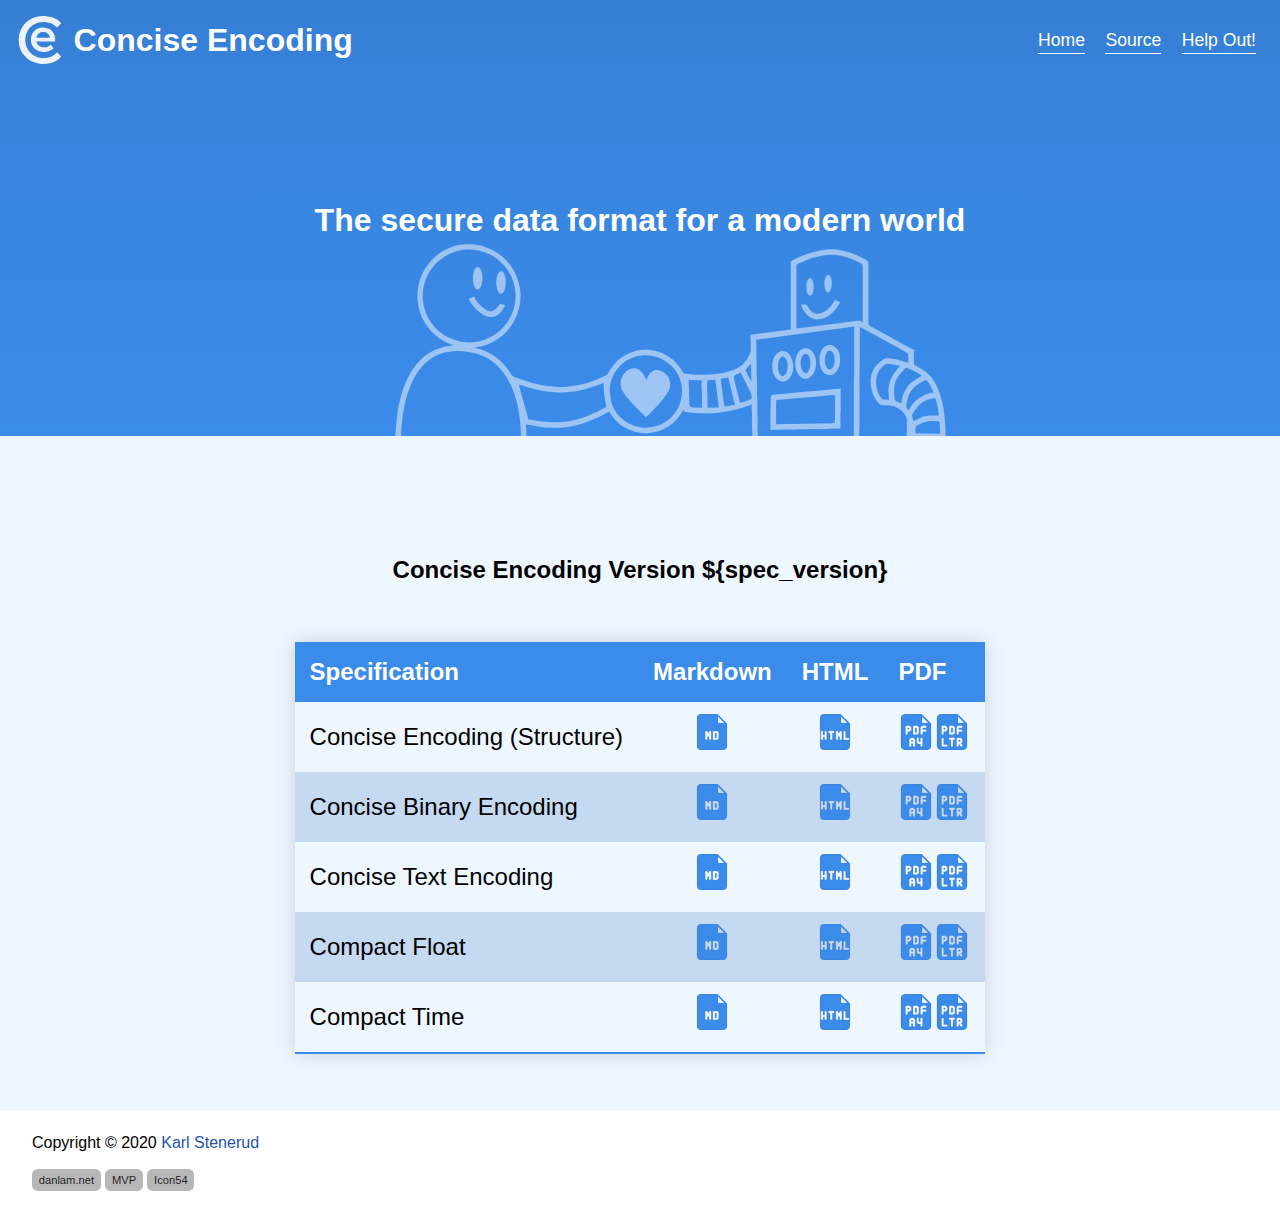
<file: src/per_release/release_index.html>
<!DOCTYPE html>
<html lang="en">

<head>
    <link rel="icon" href="favicon.svg">
    <link rel="stylesheet" href="../../main.css">

    <meta charset="utf-8">
    <meta name="viewport" content="width=device-width, initial-scale=1.0">

    <meta name=keywords content="data-format,data-communications,encoding">
    <meta name=description content="The secure data format for a modern world">

    <meta itemprop=name content="Concise Encoding">
    <meta itemprop=description content="The secure data format for a modern world">
    <meta itemprop=image content="https://concise-encoding.org/img/social-card.png">
    <meta itemprop=keywords content="data-format,data-communications,encoding">

    <meta property="og:title" content="Concise Encoding">
    <meta property="og:description" content="The secure data format for a modern world">
    <meta property="og:type" content="website">
    <meta property="og:url" content="https://www.technicalsourcery.net/">
    <meta property="og:image" content="https://concise-encoding.org/img/social-card.png">

    <meta name=twitter:card content="summary_large_image">
    <meta name=twitter:image content="https://concise-encoding.org/img/social-card.png">
    <meta name=twitter:title content="Concise Encoding">
    <meta name=twitter:description content="The secure data format for a modern world">

    <title>Concise Encoding Version ${spec_version}</title>
</head>

<body>
    <header>
        <div>
            <nav>
            <a class="title-container" href="../../index.html">
                <img class="title-logo" alt="Logo" src="../../img/ce-logo.svg">
                <span class="title-text">Concise Encoding</span>
            </a>
            <ul>
                <li><a class="nav-link" href="../../index.html">Home</a></li>
                <li><a class="nav-link" href="https://github.com/kstenerud/concise-encoding">Source</a></li>
                <li><a class="nav-link" href="../../support-ce.html">Help Out!</a></li>
            </ul>
        </nav>
        </div>
        <br>
        <p class="title-subtitle">The secure data format for a modern world</p>
        <div class="title-bgimage">
    </header>

    <main>
        <section class="resource-section">
            <h2>Concise Encoding Version ${spec_version}</h2>
        </section>

        <div class="centered-items">
            <table>
                <thead>
                    <tr>
                        <th>Specification</th>
                        <th>Markdown</th>
                        <th>HTML</th>
                        <th>PDF</th>
                    </tr>
                </thead>
                <tbody>
                    <tr>
                        <td>Concise Encoding (Structure)</td>
                        <td class="centered"><a href="ce-structure-v${spec_version}.md"><img src="../../img/md.svg"></a></td>
                        <td class="centered"><a href="ce-structure-v${spec_version}.html"><img src="../../img/html.svg"></a></td>
                        <td class="centered"><a href="ce-structure-v${spec_version}.a4.pdf"><img src="../../img/pdf-a4.svg">
                            <a href="ce-structure-v${spec_version}.letter.pdf"><img src="../../img/pdf-ltr.svg"></a></td>
                    </tr>
                    <tr>
                        <td>Concise Binary Encoding</td>
                        <td class="centered"><a href="cbe-specification-v${spec_version}.md"><img src="../../img/md.svg"></a></td>
                        <td class="centered"><a href="cbe-specification-v${spec_version}.html"><img src="../../img/html.svg"></a></td>
                        <td class="centered"><a href="cbe-specification-v${spec_version}.a4.pdf"><img src="../../img/pdf-a4.svg">
                            <a href="cbe-specification-v${spec_version}.letter.pdf"><img src="../../img/pdf-ltr.svg"></a></td>
                    </tr>
                    <tr>
                        <td>Concise Text Encoding</td>
                        <td class="centered"><a href="cte-specification-v${spec_version}.md"><img src="../../img/md.svg"></a></td>
                        <td class="centered"><a href="cte-specification-v${spec_version}.html"><img src="../../img/html.svg"></a></td>
                        <td class="centered"><a href="cte-specification-v${spec_version}.a4.pdf"><img src="../../img/pdf-a4.svg">
                            <a href="cte-specification-v${spec_version}.letter.pdf"><img src="../../img/pdf-ltr.svg"></a></td>
                    </tr>
                    <tr>
                        <td>Compact Float</td>
                        <td class="centered"><a href="compact-float-specification.md"><img src="../../img/md.svg"></a></td>
                        <td class="centered"><a href="compact-float-specification.html"><img src="../../img/html.svg"></a></td>
                        <td class="centered"><a href="compact-float-specification.a4.pdf"><img src="../../img/pdf-a4.svg">
                            <a href="compact-float-specification.letter.pdf"><img src="../../img/pdf-ltr.svg"></a></td>
                    </tr>
                    <tr>
                        <td>Compact Time</td>
                        <td class="centered"><a href="compact-time-specification.md"><img src="../../img/md.svg"></a></td>
                        <td class="centered"><a href="compact-time-specification.html"><img src="../../img/html.svg"></a></td>
                        <td class="centered"><a href="compact-time-specification.a4.pdf"><img src="../../img/pdf-a4.svg">
                            <a href="compact-time-specification.letter.pdf"><img src="../../img/pdf-ltr.svg"></a></td>
                    </tr>
                    </tbody>
            </table>
        </div>

    </main>

    <footer>
        <p class="copyright">Copyright &copy; 2020 <a href="https://github.com/kstenerud">Karl Stenerud</a></p>
        <p>
            <a class="badge-shoutout" href="https://danlam.net/">danlam.net</a>
            <a class="badge-shoutout" href="https://github.com/andybrewer/mvp/">MVP</a>
            <a class="badge-shoutout" href="https://icon54.com/">Icon54</a>
        </p>
    </footer>
</body>

</html>
</file>
<file: main.css>
/* Based on https://github.com/andybrewer/mvp */

:root {
    --brdr-rad: 5px;
    --box-shadow: 2px 2px 10px;
    --color: #118bee;
    --c-accent: #0000000c;
    --c-bg: #eef6ff;
    --c-bg-updt: white;
    --c-bg-2nd: #e9e9e9;
    --c-bg-shout: #00000048;
    --c-bg-imp: #ffdd57;
    --c-bg-hdr: #3298DC;
    --c-atc: #920de9;
    --c-atc-accent: #920de90b;
    --c-shadow: #666666;
    --c-text: black;
    --c-txt-updt: black;
    --c-txt-badge: #000000d8;
    --c-hdr-txt: #fff;
    --jst-imp: center;
    --line-h: 1.5;
    --w-card: 270px;
    --w-card-wide: 800px;
    --w-content: 1080px;
}

body {
    background: var(--c-bg);
    color: var(--c-text);
    font-family: -apple-system, BlinkMacSystemFont, "Segoe UI", Roboto, Oxygen-Sans, Ubuntu, Cantarell, "Helvetica Neue", sans-serif;
    line-height: var(--line-h);
    margin: auto;
    overflow-x: hidden;
    font-weight: 400;
}

table {
    border-collapse: collapse;
    margin: 25px 0;
    font-size: 1.5em;
    font-family: sans-serif;
    min-width: 400px;
    box-shadow: 0 0 20px rgba(0, 0, 0, 0.15);
}

thead tr {
    background-color: #3b8bea;
    color: #ffffff;
    text-align: left;
}

th, td {
    padding: 12px 15px;
}

td img {
    height: 1.5em;
}

tbody tr:nth-of-type(even) {
    background-color: #c5d9f0;
}

tbody tr:last-of-type {
    border-bottom: 2px solid #3b8bea;
}

.centered {
    text-align: center;
}

.centered-items {
    display:flex;
    justify-content:center;
    align-items:center;
}


.title-container {
    display: flex;
    justify-content: center;
    color: var(--c-hdr-txt);
}

.title-logo {
    height: 3rem;
    opacity: 0.9;
}

.title-text {
    padding-left: 0.6rem;
    margin: auto;
    font-weight: bold;
    font-size: 2rem;
    padding-bottom: 0;
}

.title-subtitle {
    font-size: 2rem;
    font-weight: bold;
    margin-bottom: 0;
    width: 100%;
}

.title-bgimage {
  background-image: url("img/header-bg.svg");
  background-size: contain;
  background-repeat: no-repeat;
  background-position: center bottom;
  opacity: 50%;
  padding-bottom: 12rem;
  margin-left: 60px;
}

.updates-container {
    box-shadow: 0rem 0.5rem 0.2rem rgba(0, 0, 0, 0.2);
    background-color: var(--c-bg-updt);
    color: var(--c-txt-updt);
    margin: auto;
    font-size: 1rem;
    padding-top: 0.8rem;
    padding-bottom: 0.8rem;
    text-align: center;
}

.badge-donate {
    background-color: #ffac2d;
    color: #073663;
    border-radius: 1em;
    align-items: center;
    display: inline-flex;
    font-size: 1.5rem;
    font-style: italic;
    font-weight: 500;
    height: 1.4em;
    justify-content: center;
    line-height: 1.5;
    padding: 0 0.7em 0 0.7em;
    white-space: nowrap;
    border: none;
    /*box-shadow: 0px -0.5px 0px 1px #ffc439;*/
}

.badge-donate:hover {
    color: #073663;
    text-decoration: underline;
}

.badge-shoutout {
    background-color: var(--c-bg-shout);
    color: var(--c-txt-badge);
    border-radius: 0.5em;
    align-items: center;
    display: inline-flex;
    font-size: 0.7rem;
    height: 2em;
    justify-content: center;
    line-height: 1.5;
    padding: 0 0.6em 0 0.6em;
    white-space: nowrap;
}

a.badge-shoutout:hover {
    color: var(--c-txt-badge);
}

.badge-warning {
    background-color: var(--c-bg-imp);
    color: var(--c-txt-badge);
    border-radius: 0.5em;
    align-items: center;
    display: inline-flex;
    font-size: 0.8rem;
    height: 2em;
    justify-content: center;
    line-height: 1.5;
    padding: 0 0.6em 0 0.6em;
    white-space: nowrap;
}

.release-number {
  font-weight: bold;
}

.nav-link {
    border-bottom-style: solid;
    border-bottom-width: 1px;
    font-size: 1.1rem;
}

.card-list {
    border-radius: 0.5em;
    background-color: #d4e1ff;
    text-align: left;
    padding: 0.5rem 0.5rem 0.5rem 1.5rem;
    max-width: fit-content;
    margin: 0.5rem auto auto auto;
    font-size: 108%;
}

.card-list-item {
    padding: 0.05rem;
}

.card-image {
    width: 6.5rem;
    display: block;
    margin-left: auto;
    margin-right: auto;
    padding-bottom: 0.3rem;
}

.donate {
    width: 80%;
    text-align: center;
    margin-left: auto;
    margin-right: auto;
}

.resource-section {
    width: 80%;
    text-align: center;
    margin: 4rem auto 0 auto;
}

.resource-section h1 {
    font-size: 2rem;
}

.blurb {
    width: 80%;
    text-align: center;
    margin: 2rem auto 4rem auto;
}

.blurb-text {
    opacity: 0.8;
}

.blurb-text-larger {
    opacity: 0.7;
    font-size: 120%;
}

.big-text {
    font-size: 150%;
}

.subheading-text {
    opacity: 0.8;
    font-size: 120%;
    font-weight: bold;
}

.extra-space {
    padding-top: 3rem;
}

.resource {
    display: flex;
    align-items: center;
    height: 100%;
}

.resource-img {
    width: 4rem;
    height: 4rem;
    margin-right: 1rem;
    float: left;
    margin-top: auto;
    margin-bottom: auto;
}

.horiz {
    overflow: auto;
    display: flex;
    align-items:center;
}

.point-icon {
    width: 3.5rem;
    float: left;
    margin-right: 1rem;
}

.example-icon {
    width: 3rem;
    float: left;
    margin-right: 1rem;
}

.vert {
    display: flex;
    align-items:center;
}

.vertical-align {
    vertical-align: middle;
}

.resource-desc {
    margin-top: auto;
    margin-bottom: auto;
    font-size: 1.5rem;
}

.resource-desc span {
    font-size: 1.15rem;
    opacity: 0.85;
}

span.nav-link {
    border-color: #000;
    padding-bottom: 0.2em;
}

a.nav-link {
    border-bottom-style: solid;
    border-bottom-width: 1px;
    margin-bottom: -1px;
}

/* Layout */
article aside {
    background: var(--c-atc-accent);
    padding: 0.01rem 0.8rem;
}

footer,
header,
main {
    margin: 0 auto;
}

main {
    max-width: var(--w-content);
    padding: 2rem 2rem;
}

footer {
    background-color: white;
    padding: 0.5rem 2rem;
}

header {
    color: var(--c-hdr-txt);
    background-color: var(--c-bg-hdr);
    background: linear-gradient(180deg, rgba(54,126,213,1) 0%, rgba(55,133,222,1) 35%, rgba(59,139,234,1) 100%);
    padding: 0 1rem;
}

hr {
    background-color: var(--c-bg-2nd);
    border: none;
    height: 1px;
    margin: 4rem 0;
}

section {
    display: flex;
    flex-wrap: wrap;
    justify-content: var(--jst-imp);
    padding-bottom: 1.8rem;
}

section aside {
    text-align: center;
    font-size: 0.9rem;
    padding-top: 1.25rem;
    width: var(--w-card);
}

section aside img {
    max-width: 100%;
}

article {
    text-align: left;
    font-size: 0.9rem;
    border: 1px solid var(--c-bg-2nd);
    border-radius: var(--brdr-rad);
    margin: 1rem auto 0 auto;
    padding: 1rem 1rem 1rem 1rem;
    max-width: var(--w-card-wide);
    background-color: #ffffff;
    filter: drop-shadow(0rem 0.2rem 0.2rem rgba(0, 0, 0, 0.2));
}

article:hover {
    box-shadow: var(--box-shadow) var(--c-bg-2nd);
}

article h1 {
    text-align: left;
    font-size: 1.8rem;
    padding-top: 0;
    padding-bottom: 0;
    margin-top: 0;
    margin-bottom: 0;
}

article h2 {
    text-align: left;
    font-size: 1.6rem;
    padding-top: 0;
    padding-bottom: 0;
    margin-top: 0;
    margin-bottom: 0;
}

article h3 {
    text-align: left;
    font-size: 1rem;
    font-weight: normal;
    opacity: 75%;
    padding-top: 0;
    padding-bottom: 0.5rem;
    margin-top: 0;
}

article ul {
    opacity: 0.8;
}

[hidden] {
    display: none;
}

aside h3 {
    font-size: 150%;
}

/* Headers */
header {
    text-align: var(--jst-imp);
}

header nav img {
    margin: 1rem 0;
}

/* Nav */
nav {
    align-items: center;
    display: flex;
    justify-content: space-between;
    margin-bottom: 5rem;
}

nav a:hover {
    color: var(--c-hdr-txt);
    text-decoration: none;
}

nav a {
    color: var(--c-hdr-txt);
}

nav ul {
    list-style: none;
    padding: 0;
}

nav ul li {
    display: inline-block;
    margin: 0 0.5rem;
    position: relative;
    text-align: right;
}

/* Typography */
code {
    background-color: var(--c-accent);
    border-radius: var(--brdr-rad);
    color: var(--c-text);
    display: inline-block;
    margin: 0 0.1rem;
    padding: 0 0.5rem;
}

h1,
h2,
h3,
h4,
h5,
h6 {
    line-height: var(--line-h);
    text-align: center;
}

h2 {
    margin-bottom: 0;
    padding-bottom: 0;
}

h3 {
    margin: 0;
    padding: 0;
}

ol li,
ul li {
    padding: 0.2rem 0;
}

p {
    margin: 0.75rem 0;
    padding: 0;
}

pre {
    max-width: var(--w-card-wide);
    padding-top: 1rem;
    margin-top: 0;
    padding-bottom: 0;
    margin-bottom: 0;
}

pre code {
    display: block;
    max-width: var(--w-card-wide);
    overflow-x: auto;
}

/* Links */
a {
    color: #1e55ae;
    display: inline-block;
    text-decoration: none;
}

a.type-link {
    color: #0b2347;
}

a:hover {
    filter: brightness(1.2);
    text-decoration: underline;
    color: #3273dc;
}

@media screen and (max-width: 690px) {
    .title-bgimage {
        margin-left: 0px;
    }
}

@media screen and (max-width: 450px) {
    .title-text {
        padding-left: 0;
        font-size: 1.6rem;
    }
    article h1 {
        font-size: 1.3rem;
    }
    article h2 {
        font-size: 1.3rem;
    }
    #logo {
        display: none;
    }
}
</file>
<file: new/main.css>
/* Based on https://github.com/andybrewer/mvp */

:root {
    --border-radius: 5px;
    --box-shadow: 2px 2px 10px;
    --color: #118bee;
    --color-accent: #0000000c;
    --color-bg: #EFF3F4;
    --color-bg-updates: white;
    --color-bg-secondary: #e9e9e9;
    --color-bg-shoutout: #00000048;
    --color-bg-important: #ffdd57;
    --color-header-bg: #3298DC;
    --color-secondary: #920de9;
    --color-secondary-accent: #920de90b;
    --color-shadow: #666666;
    --color-text: black;
    --color-text-updates: black;
    --color-text-secondary: #999;
    --color-text-badge: #000000d8;
    --color-header-text: #fff;
    --font-family: -apple-system, BlinkMacSystemFont, "Segoe UI", Roboto, Oxygen-Sans, Ubuntu, Cantarell, "Helvetica Neue", sans-serif;
    --hover-brightness: 1.2;
    --justify-important: center;
    --justify-normal: left;
    --line-height: 1.5;
    --width-card: 270px;
    --width-card-medium: 460px;
    --width-card-wide: 800px;
    --width-content: 1080px;
}

.title-container {
    display: flex;
    justify-content: center;
    color: var(--color-header-text);
}

.title-logo {
    height: 3rem;
    opacity: 0.9;
}

.title-text {
    padding-left: 0.6rem;
    margin: auto;
    font-weight: bold;
    font-size: 2rem;
    padding-bottom: 0;
}

.title-subtitle {
    font-size: 2rem;
    font-weight: bold;
    margin-bottom: 0;
    width: 100%;
}

.title-bgimage {
  background-image: url("img/header-bg.svg");
  background-size: contain;
  background-repeat: no-repeat;
  background-position: center bottom;
  opacity: 50%;
  padding-bottom: 12rem;
}

.updates-container {
    filter: drop-shadow(0rem 0.5rem 0.2rem rgba(0, 0, 0, 0.2));
    background-color: var(--color-bg-updates);
    color: var(--color-text-updates);
    margin: auto;
    font-size: 1rem;
    padding-top: 0.8rem;
    padding-bottom: 0.8rem;
    text-align: center;
}

.badge-shoutout {
    background-color: var(--color-bg-shoutout);
    color: var(--color-text-badge);
    border-radius: 0.5em;
    align-items: center;
    display: inline-flex;
    font-size: 0.7em;
    height: 2em;
    justify-content: center;
    line-height: 1.5;
    padding: 0 0.6em 0 0.6em;
    white-space: nowrap;
}

a.badge-shoutout:hover {
    color: var(--color-text-badge);
}

.badge-warning {
    background-color: var(--color-bg-important);
    color: var(--color-text-badge);
    border-radius: 0.5em;
    align-items: center;
    display: inline-flex;
    font-size: 0.8em;
    height: 2em;
    justify-content: center;
    line-height: 1.5;
    padding: 0 0.6em 0 0.6em;
    white-space: nowrap;
}

.release-number {
  font-weight: bold;
}

.nav-link {
    border-bottom-style: solid;
    border-bottom-width: 1px;
    font-size: 1.1rem;
}

.card-image {
    width: 5.5rem;
    display: block;
    margin-left: auto;
    margin-right: auto;
}

.blurb {
    width: 80%;
    text-align: center;
    margin-left: auto;
    margin-right: auto;
}

.blurb-text {
    opacity: 0.7;
}

.extra-space {
    padding-top: 3rem;
}

.resource {
    display: flex;
    align-items: center;
    height: 100%;
}

.resource-img {
    width: 64px;
    height: 64px;
    margin-right: 1rem;
    float: left;
    margin-top: auto;
    margin-bottom: auto;
    opacity: 0.7;
}

.resource-desc {
    margin-top: auto;
    margin-bottom: auto;
}

.resource-desc a {
    font-size: 1.5rem;
}

.resource-desc span {
    font-size: 1rem;
    opacity: 0.85;
}

span.nav-link {
    border-color: #000;
    padding-bottom: 0.2em;
}

a.nav-link {
    border-bottom-style: solid;
    border-bottom-width: 1px;
    margin-bottom: -1px;
}

/* Layout */
article aside {
    background: var(--color-secondary-accent);
    border-left: 4px solid var(--color-secondary);
    padding: 0.01rem 0.8rem;
}

body {
    background: var(--color-bg);
    color: var(--color-text);
    font-family: var(--font-family);
    line-height: var(--line-height);
    margin: auto;
    overflow-x: hidden;
    font-weight: 400;
}

footer,
header,
main {
    margin: 0 auto;
    padding: 2rem 2rem;
}

main {
    max-width: var(--width-content);
}

footer {
    background-color: white;
    padding: 0.5rem 2rem;
}

header {
    color: var(--color-header-text);
    background-color: var(--color-header-bg);
    padding-top: 0;
    padding-bottom: 0;
}

hr {
    background-color: var(--color-bg-secondary);
    border: none;
    height: 1px;
    margin: 4rem 0;
}

section {
    display: flex;
    flex-wrap: wrap;
    justify-content: var(--justify-important);
    padding-bottom: 1.8rem;
}

section aside {
    text-align: center;
    font-size: 0.9rem;
    border: 1px solid var(--color-bg-secondary);
    border-radius: var(--border-radius);
    margin: 1rem;
    padding: 1.25rem;
    width: var(--width-card);
    background-color: #ffffff;
    filter: drop-shadow(0rem 0.2rem 0.2rem rgba(0, 0, 0, 0.2));
}

section aside:hover {
    box-shadow: var(--box-shadow) var(--color-bg-secondary);
}

section aside img {
    max-width: 100%;
}

article {
    text-align: left;
    font-size: 0.8rem;
    border: 1px solid var(--color-bg-secondary);
    border-radius: var(--border-radius);
    margin: 1rem auto 0 auto;
    padding: 1rem 1rem 1rem 1rem;
    max-width: var(--width-card-wide);
    background-color: #ffffff;
    filter: drop-shadow(0rem 0.2rem 0.2rem rgba(0, 0, 0, 0.2));
}

article:hover {
    box-shadow: var(--box-shadow) var(--color-bg-secondary);
}

article h1 {
    text-align: left;
    font-size: 1.8rem;
    padding-top: 0;
    padding-bottom: 0;
    margin-top: 0;
    margin-bottom: 0;
}

article h2 {
    text-align: left;
    font-size: 1.6rem;
    padding-top: 0;
    padding-bottom: 0;
    margin-top: 0;
    margin-bottom: 0;
}

article h3 {
    text-align: left;
    font-size: 1rem;
    font-weight: normal;
    opacity: 50%;
    padding-top: 0;
    padding-bottom: 0.5rem;
    margin-top: 0;
}

article ul {
    opacity: 0.8;
}

[hidden] {
    display: none;
}

/* Headers */
header {
    text-align: var(--justify-important);
}

header nav img {
    margin: 1rem 0;
}

/* Nav */
nav {
    align-items: center;
    display: flex;
    justify-content: space-between;
    margin-bottom: 5rem;
}

nav a:hover {
    color: var(--color-header-text);
    text-decoration: none;
}

nav a {
    color: var(--color-header-text);
}

nav ul {
    list-style: none;
    padding: 0;
}

nav ul li {
    display: inline-block;
    margin: 0 0.5rem;
    position: relative;
    text-align: left;
}

/* Typography */
code {
    background-color: var(--color-accent);
    border-radius: var(--border-radius);
    color: var(--color-text);
    display: inline-block;
    margin: 0 0.1rem;
    padding: 0 0.5rem;
}

h1,
h2,
h3,
h4,
h5,
h6 {
    line-height: var(--line-height);
    text-align: center;
}

ol li,
ul li {
    padding: 0.2rem 0;
}

p {
    margin: 0.75rem 0;
    padding: 0;
}

pre {
    max-width: var(--width-card-wide);
    padding-top: 0;
    margin-top: 0;
    padding-bottom: 0;
    margin-bottom: 0;
}

pre code {
    display: block;
    max-width: var(--width-card-wide);
    overflow-x: auto;
}

/* Links */
a {
    color: #3273dc;
    display: inline-block;
    text-decoration: none;
}

a:hover {
    filter: brightness(var(--hover-brightness));
    text-decoration: underline;
    color: #3273dc;
}
</file>
